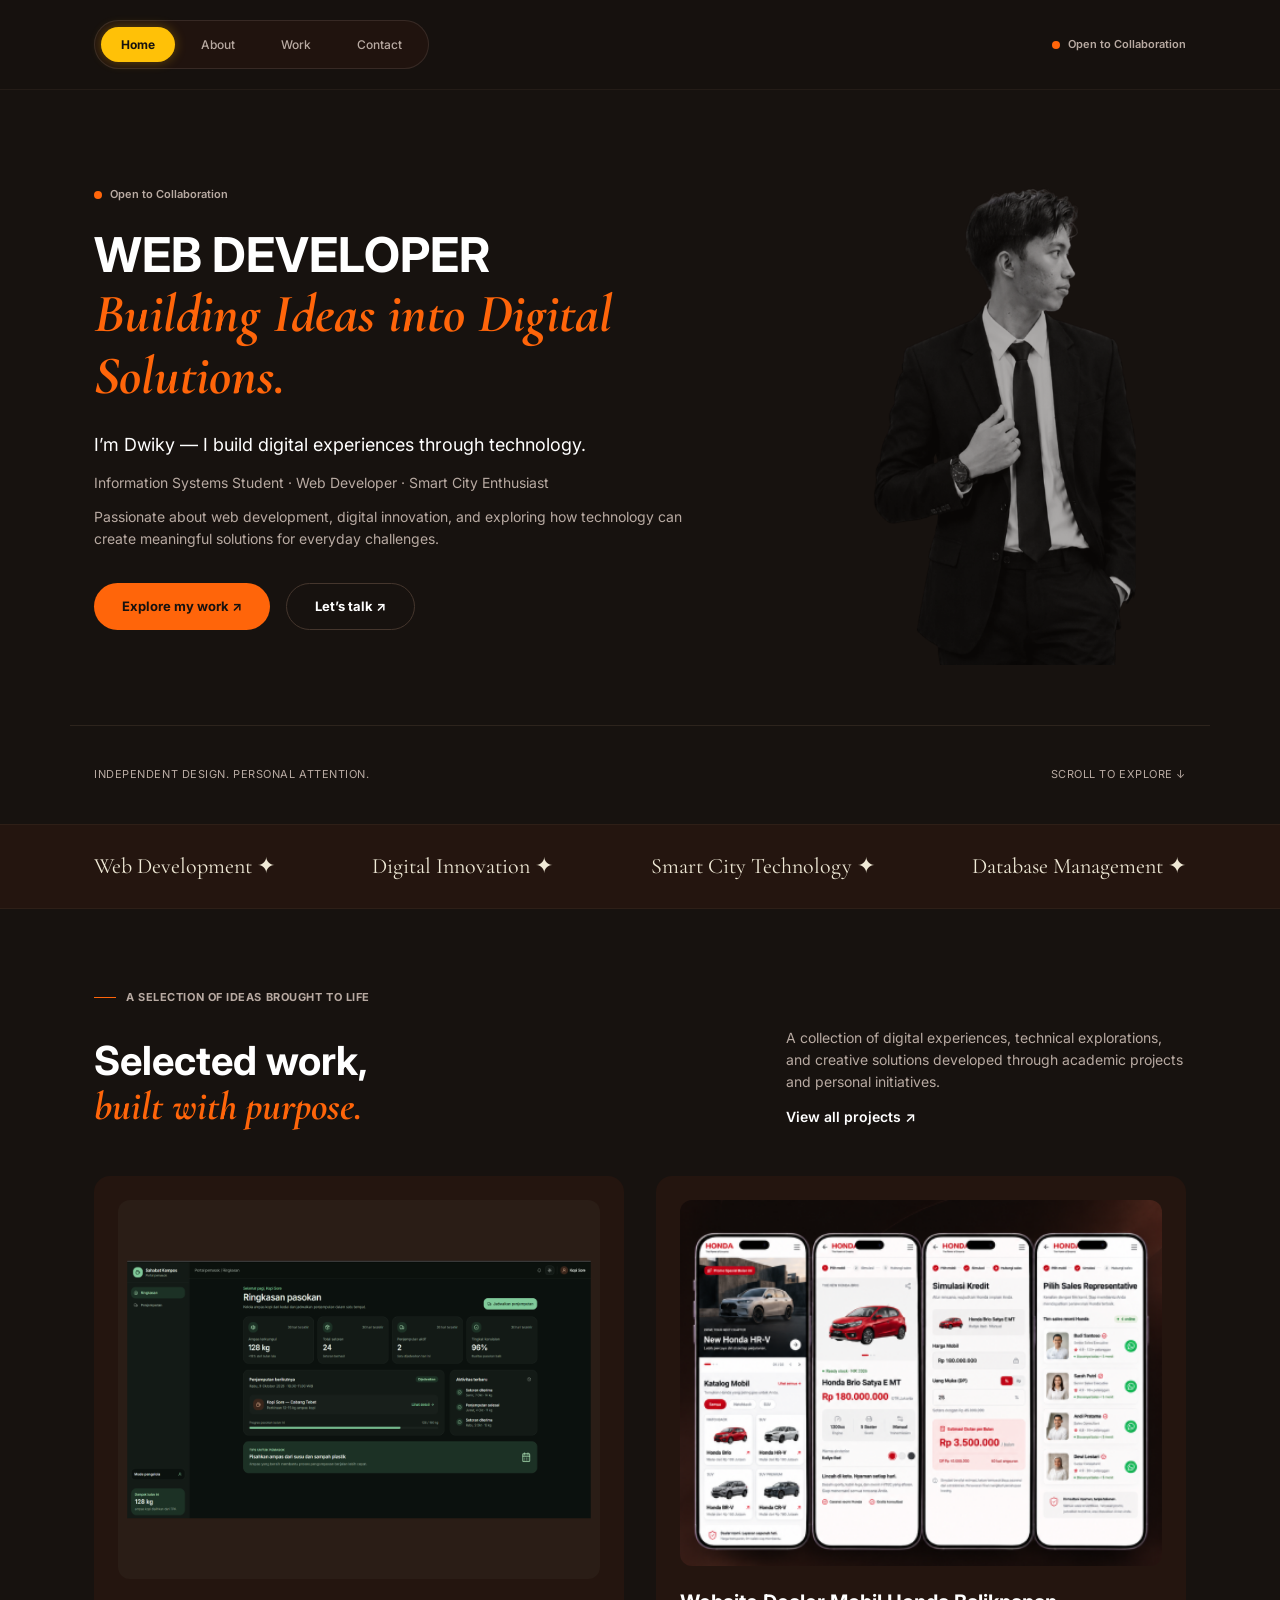
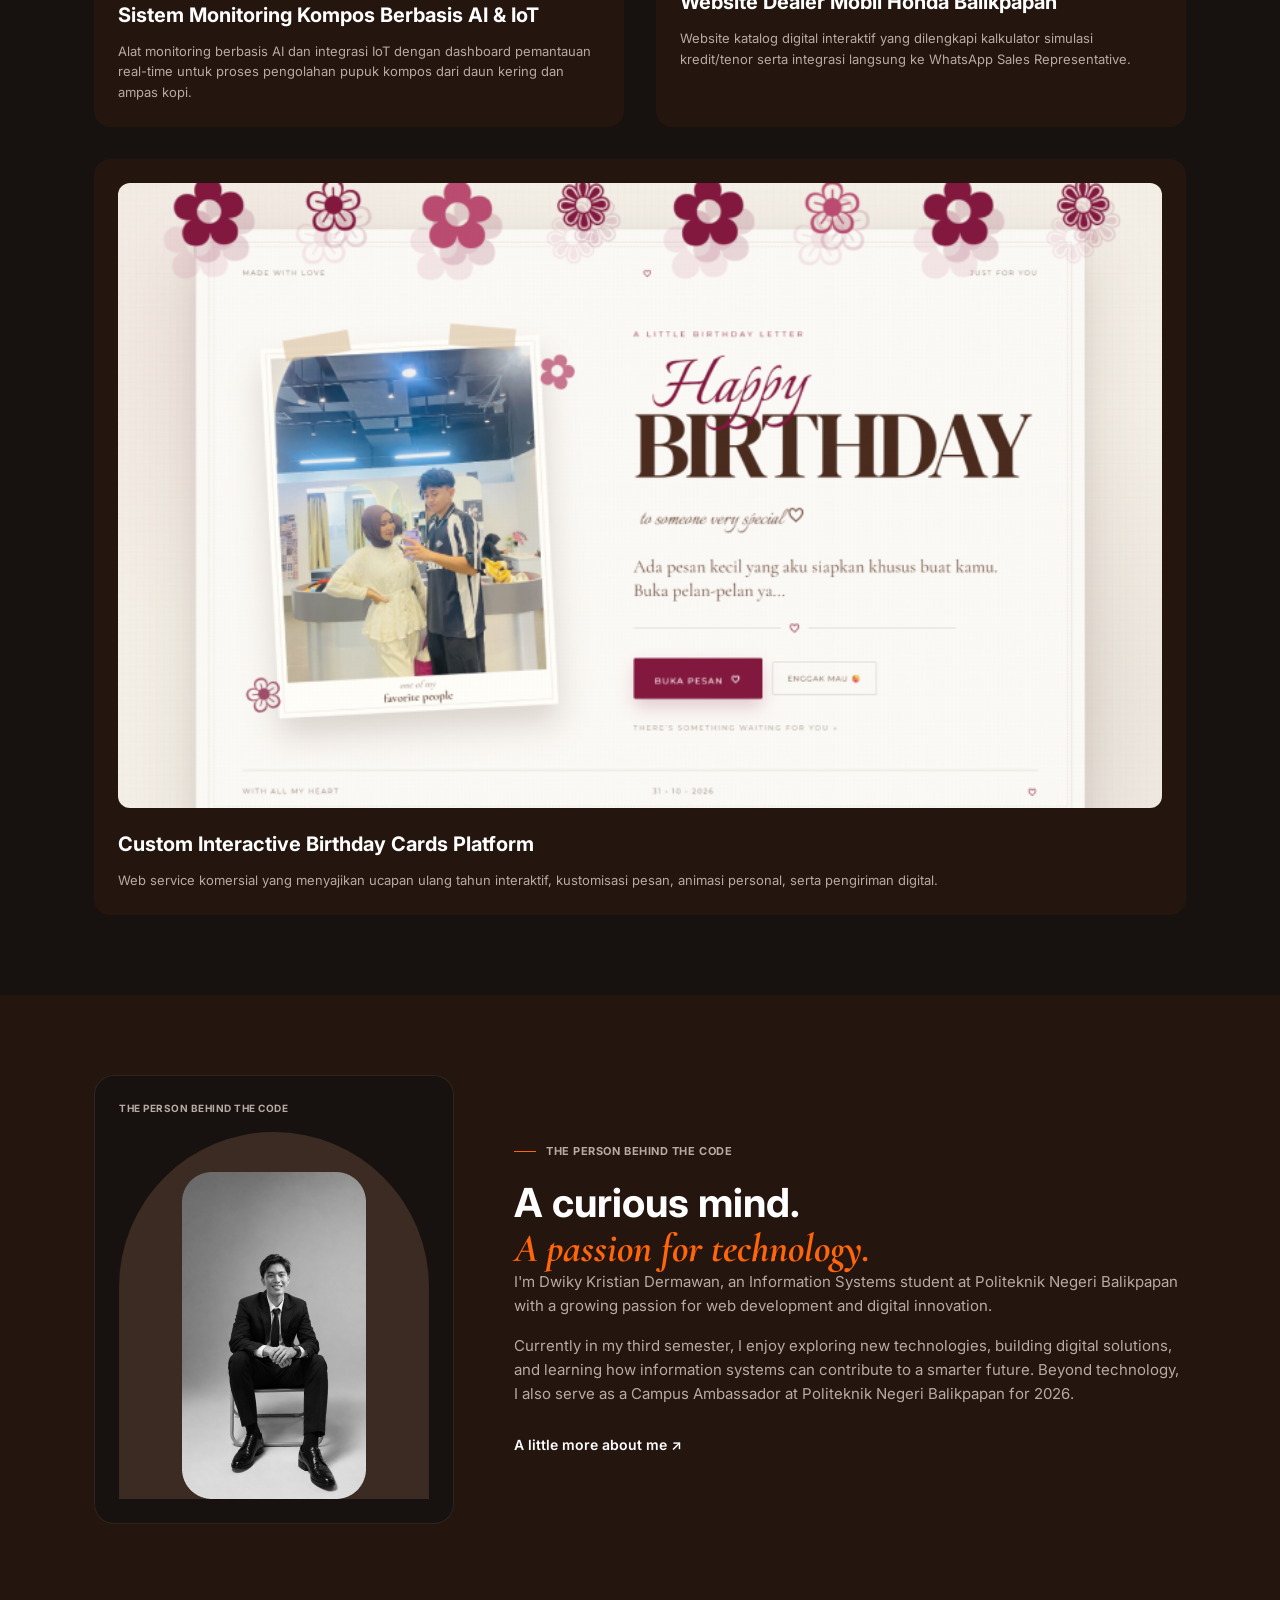
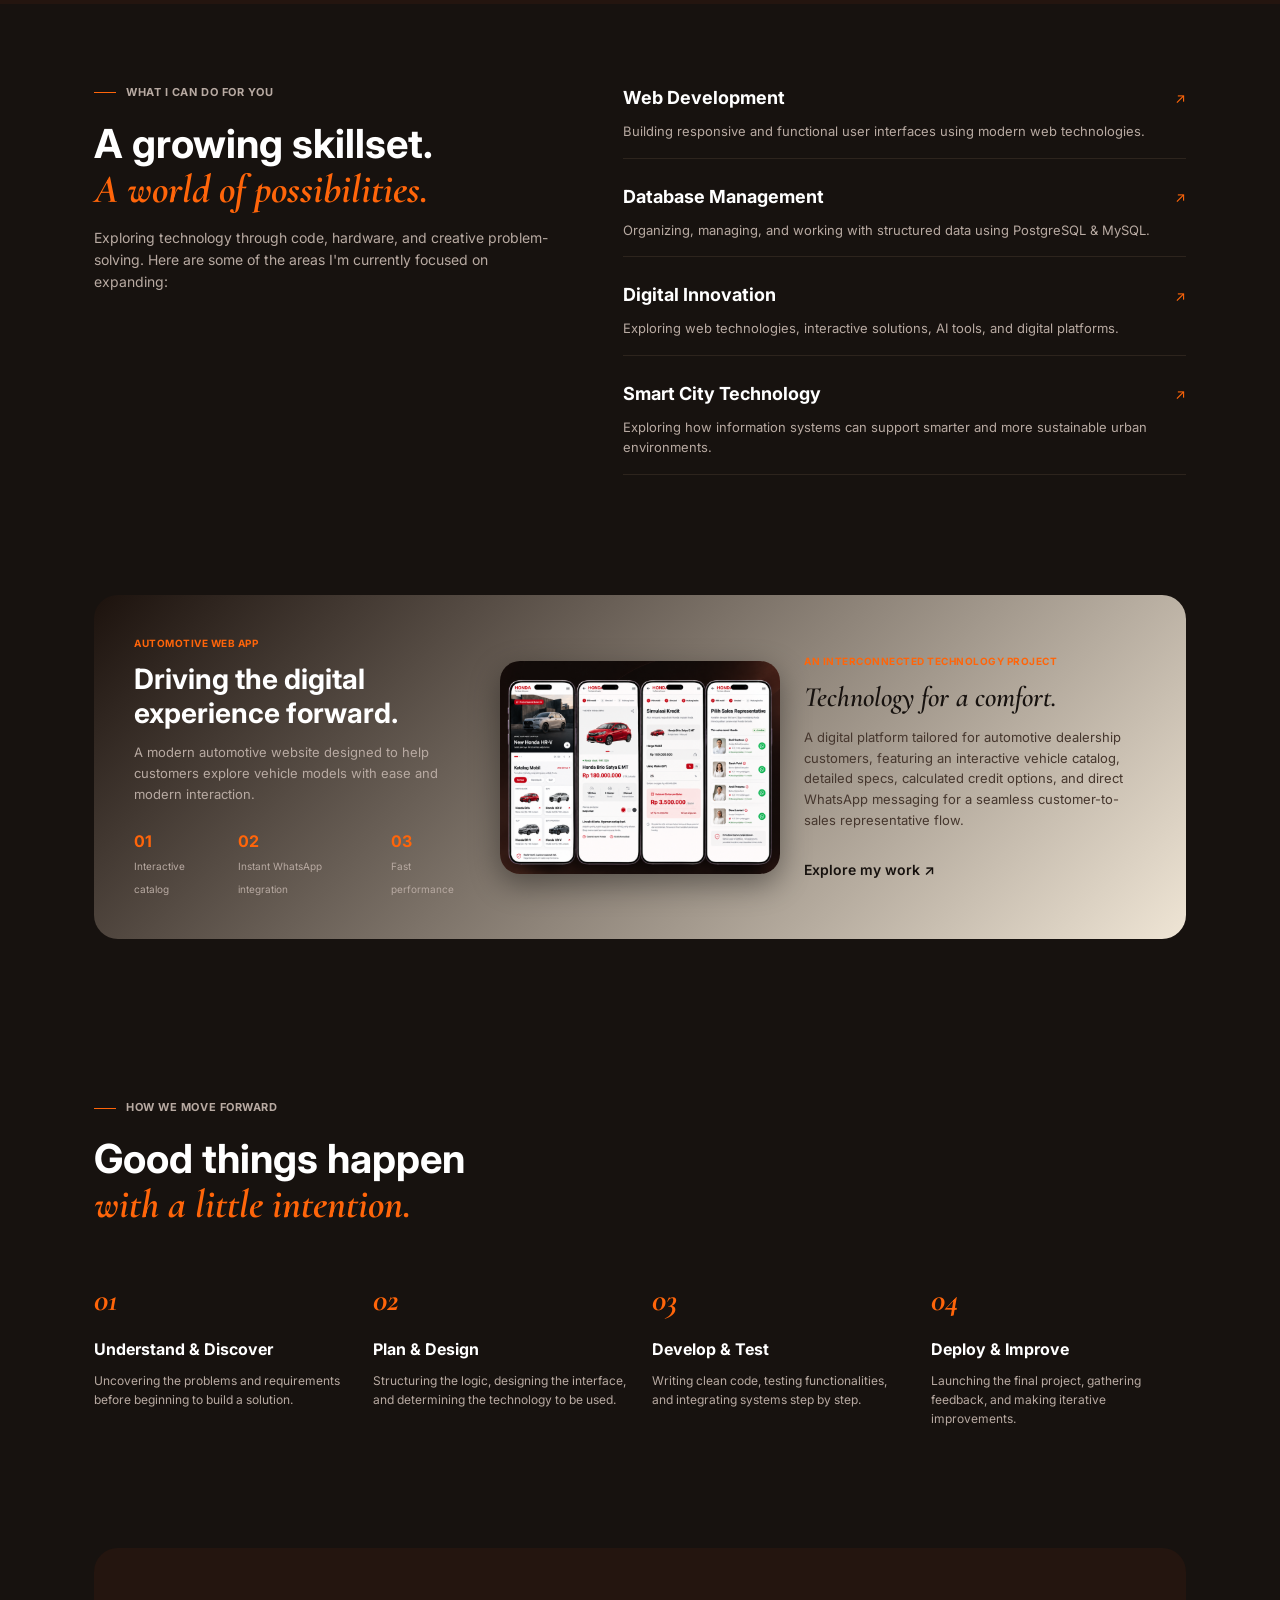
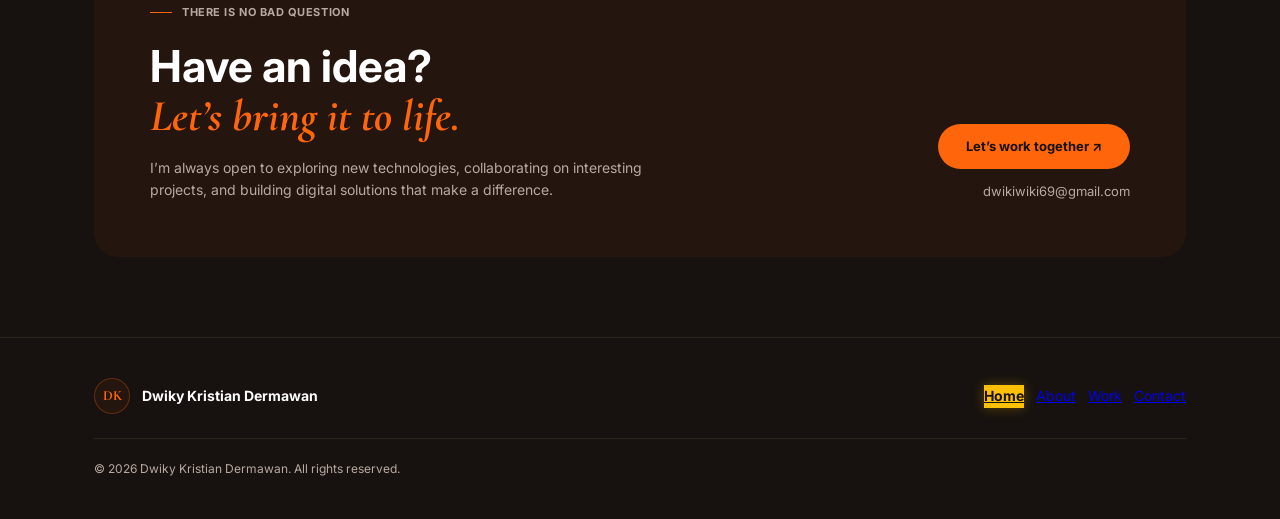
<file: index.html>
<!DOCTYPE html>
<html lang="id">
<head>
  <meta charset="UTF-8">
  <meta name="viewport" content="width=device-width, initial-scale=1.0">
  <title>Home — Dwiky Kristian Dermawan</title>
  
  <!-- Google Fonts -->
  <link rel="preconnect" href="https://fonts.googleapis.com">
  <link rel="preconnect" href="https://fonts.gstatic.com" crossorigin>
  <link href="https://fonts.googleapis.com/css2?family=Cormorant+Garamond:ital,wght@0,600;0,700;1,600;1,700&family=Inter:wght@400;500;600;700&display=swap" rel="stylesheet">
  
  <link rel="stylesheet" href="style.css">
</head>
<body>

  <!-- Header Navigasi -->
  <header class="navbar">
    <div class="container nav-container">
      <nav class="nav-menu page-links">
        <a href="index.html" class="nav-item active-nav">Home</a>
        <a href="about.html" class="nav-item">About</a>
        <a href="work.html" class="nav-item">Work</a>
        <a href="contact.html" class="nav-item">Contact</a>
      </nav>
      
      <div class="status-badge">
        <span class="dot"></span> Open to Collaboration
      </div>
    </div>
  </header>

  <main>
    <!-- 1. Hero Section -->
    <section class="section-hero">
      <div class="container hero-grid">
        <div class="hero-left">
          <div class="status-badge hero-status">
            <span class="dot"></span> Open to Collaboration
          </div>
          <h1 class="main-title">
            WEB DEVELOPER<br>
            <span class="serif-italic">Building Ideas into Digital Solutions.</span>
          </h1>
          <div class="bio-content">
            <p class="bio-lead">I’m Dwiky — I build digital experiences through technology.</p>
            <p class="bio-text">Information Systems Student · Web Developer · Smart City Enthusiast</p>
            <p class="bio-text">Passionate about web development, digital innovation, and exploring how technology can create meaningful solutions for everyday challenges.</p>
          </div>
          <div class="hero-actions">
            <a href="work.html" class="btn-orange">Explore my work ↗</a>
            <a href="contact.html" class="btn-outline">Let’s talk ↗</a>
          </div>
        </div>
        <div class="hero-right">
          <img src="images/sculptural-ribbon-39.png" alt="Dwiky Kristian Dermawan" class="hero-portrait-img clickable-preview" />
        </div>
      </div>
      
      <div class="container hero-footnote">
        <span>INDEPENDENT DESIGN. PERSONAL ATTENTION.</span>
        <span>SCROLL TO EXPLORE ↓</span>
      </div>
    </section>

    <!-- 2. Disciplines Bar -->
    <section class="section-disciplines">
      <div class="container disciplines-wrapper">
        <span>Web Development ✦</span>
        <span>Digital Innovation ✦</span>
        <span>Smart City Technology ✦</span>
        <span>Database Management ✦</span>
      </div>
    </section>

    <!-- 3. Selected Projects Section -->
    <section class="section-projects">
      <div class="container">
        <div class="section-label">
          <span class="orange-line"></span>
          <span>A SELECTION OF IDEAS BROUGHT TO LIFE</span>
        </div>
        
        <div class="section-header-flex">
          <h2 class="section-title">
            Selected work,<br>
            <span class="serif-italic">built with purpose.</span>
          </h2>
          <div class="section-desc">
            <p>A collection of digital experiences, technical explorations, and creative solutions developed through academic projects and personal initiatives.</p>
            <a href="work.html" class="link-more">View all projects ↗</a>
          </div>
        </div>

        <div class="projects-grid">
          <!-- Project 1 -->
          <article class="project-card">
            <div class="project-img-wrapper">
              <img src="images/brand-still-life-86.png" alt="Sistem Monitoring Kompos Berbasis AI & IoT" class="clickable-preview">
            </div>
            <h3>Sistem Monitoring Kompos Berbasis AI & IoT</h3>
            <p>Alat monitoring berbasis AI dan integrasi IoT dengan dashboard pemantauan real-time untuk proses pengolahan pupuk kompos dari daun kering dan ampas kopi.</p>
          </article>

          <!-- Project 2 -->
          <article class="project-card">
            <div class="project-img-wrapper">
              <img src="images/brand-still-life-94.png" alt="Website Dealer Mobil Honda Balikpapan" class="clickable-preview">
            </div>
            <h3>Website Dealer Mobil Honda Balikpapan</h3>
            <p>Website katalog digital interaktif yang dilengkapi kalkulator simulasi kredit/tenor serta integrasi langsung ke WhatsApp Sales Representative.</p>
          </article>

          <!-- Project 3 -->
          <article class="project-card project-card-full">
            <div class="project-img-wrapper">
              <img src="images/brand-still-life-106.png" alt="Custom Interactive Birthday Cards Platform" class="clickable-preview">
            </div>
            <h3>Custom Interactive Birthday Cards Platform</h3>
            <p>Web service komersial yang menyajikan ucapan ulang tahun interaktif, kustomisasi pesan, animasi personal, serta pengiriman digital.</p>
          </article>
        </div>
      </div>
    </section>

    <!-- 4. Meet The Designer -->
    <section class="section-about-preview">
      <div class="container about-preview-grid">
        <div class="portrait-card">
          <span class="card-label">THE PERSON BEHIND THE CODE</span>
          <div class="arch-frame">
            <img src="images/node-120.png" alt="Dwiky Profile" class="portrait-img clickable-preview" />
          </div>
        </div>
        
        <div class="about-preview-text">
          <div class="section-label">
            <span class="orange-line"></span>
            <span>THE PERSON BEHIND THE CODE</span>
          </div>
          <h2 class="section-title">
            A curious mind.<br>
            <span class="serif-italic">A passion for technology.</span>
          </h2>
          <p>I'm Dwiky Kristian Dermawan, an Information Systems student at Politeknik Negeri Balikpapan with a growing passion for web development and digital innovation.</p>
          <p>Currently in my third semester, I enjoy exploring new technologies, building digital solutions, and learning how information systems can contribute to a smarter future. Beyond technology, I also serve as a Campus Ambassador at Politeknik Negeri Balikpapan for 2026.</p>
          <a href="about.html" class="link-more">A little more about me ↗</a>
        </div>
      </div>
    </section>

    <!-- 5. A Growing Skillset / World of Possibilities -->
    <section class="section-skills">
      <div class="container grid-two-col">
        <div class="skills-left">
          <div class="section-label">
            <span class="orange-line"></span>
            <span>WHAT I CAN DO FOR YOU</span>
          </div>
          <h2 class="section-title">
            A growing skillset.<br>
            <span class="serif-italic">A world of possibilities.</span>
          </h2>
          <p class="skills-sub">Exploring technology through code, hardware, and creative problem-solving. Here are some of the areas I'm currently focused on expanding:</p>
        </div>
        
        <div class="skills-list">
          <div class="skill-item">
            <div class="skill-header">
              <h3>Web Development</h3>
              <span class="arrow">↗</span>
            </div>
            <p>Building responsive and functional user interfaces using modern web technologies.</p>
          </div>
          <div class="skill-item">
            <div class="skill-header">
              <h3>Database Management</h3>
              <span class="arrow">↗</span>
            </div>
            <p>Organizing, managing, and working with structured data using PostgreSQL & MySQL.</p>
          </div>
          <div class="skill-item">
            <div class="skill-header">
              <h3>Digital Innovation</h3>
              <span class="arrow">↗</span>
            </div>
            <p>Exploring web technologies, interactive solutions, AI tools, and digital platforms.</p>
          </div>
          <div class="skill-item">
            <div class="skill-header">
              <h3>Smart City Technology</h3>
              <span class="arrow">↗</span>
            </div>
            <p>Exploring how information systems can support smarter and more sustainable urban environments.</p>
          </div>
        </div>
      </div>
    </section>

    <!-- 6. Featured Dual Showcase Card -->
    <section class="section-showcase">
      <div class="container">
        <div class="dual-showcase-card">
          <div class="showcase-left">
            <div class="card-tag">AUTOMOTIVE WEB APP</div>
            <h2>Driving the digital experience forward.</h2>
            <p>A modern automotive website designed to help customers explore vehicle models with ease and modern interaction.</p>
            <div class="showcase-metrics">
              <div><strong>01</strong><span>Interactive catalog</span></div>
              <div><strong>02</strong><span>Instant WhatsApp integration</span></div>
              <div><strong>03</strong><span>Fast performance</span></div>
            </div>
          </div>
          <div class="showcase-center-mockup">
            <img src="images/brand-still-life-94.png" alt="Mobile App Showcase" class="clickable-preview" />
          </div>
          <div class="showcase-right">
            <div class="card-tag">AN INTERCONNECTED TECHNOLOGY PROJECT</div>
            <h2>Technology for a comfort.</h2>
            <p>A digital platform tailored for automotive dealership customers, featuring an interactive vehicle catalog, detailed specs, calculated credit options, and direct WhatsApp messaging for a seamless customer-to-sales representative flow.</p>
            <a href="work.html" class="link-more">Explore my work ↗</a>
          </div>
        </div>
      </div>
    </section>

    <!-- 7. Workflow / Intention Section -->
    <section class="section-workflow">
      <div class="container">
        <div class="section-label">
          <span class="orange-line"></span>
          <span>HOW WE MOVE FORWARD</span>
        </div>
        <h2 class="section-title">
          Good things happen<br>
          <span class="serif-italic">with a little intention.</span>
        </h2>
        
        <div class="workflow-grid">
          <div class="workflow-step">
            <span class="step-num">01</span>
            <h4>Understand & Discover</h4>
            <p>Uncovering the problems and requirements before beginning to build a solution.</p>
          </div>
          <div class="workflow-step">
            <span class="step-num">02</span>
            <h4>Plan & Design</h4>
            <p>Structuring the logic, designing the interface, and determining the technology to be used.</p>
          </div>
          <div class="workflow-step">
            <span class="step-num">03</span>
            <h4>Develop & Test</h4>
            <p>Writing clean code, testing functionalities, and integrating systems step by step.</p>
          </div>
          <div class="workflow-step">
            <span class="step-num">04</span>
            <h4>Deploy & Improve</h4>
            <p>Launching the final project, gathering feedback, and making iterative improvements.</p>
          </div>
        </div>
      </div>
    </section>

    <!-- 8. CTA Section -->
    <section class="section-cta">
      <div class="container">
        <div class="cta-box">
          <div class="cta-content">
            <div class="section-label">
              <span class="orange-line"></span>
              <span>THERE IS NO BAD QUESTION</span>
            </div>
            <h2>
              Have an idea?<br>
              <span class="serif-italic">Let’s bring it to life.</span>
            </h2>
            <p>I’m always open to exploring new technologies, collaborating on interesting projects, and building digital solutions that make a difference.</p>
          </div>
          <div class="cta-action">
            <a href="contact.html" class="btn-orange">Let’s work together ↗</a>
            <a href="mailto:dwikiwiki69@gmail.com" class="cta-email">dwikiwiki69@gmail.com</a>
          </div>
        </div>
      </div>
    </section>
  </main>

  <!-- Footer -->
  <footer class="footer">
    <div class="container">
      <div class="footer-top">
        <div class="brand-left">
          <div class="logo-circle">DK</div>
          <span class="brand-name">Dwiky Kristian Dermawan</span>
        </div>
        <nav class="footer-nav page-links">
          <a href="index.html" class="active-nav">Home</a>
          <a href="about.html">About</a>
          <a href="work.html">Work</a>
          <a href="contact.html">Contact</a>
        </nav>
      </div>
      <div class="footer-divider"></div>
      <div class="footer-bottom">
        <p>© 2026 Dwiky Kristian Dermawan. All rights reserved.</p>
      </div>
    </div>
  </footer>

  <script src="script.js"></script>
</body>
</html>
</file>
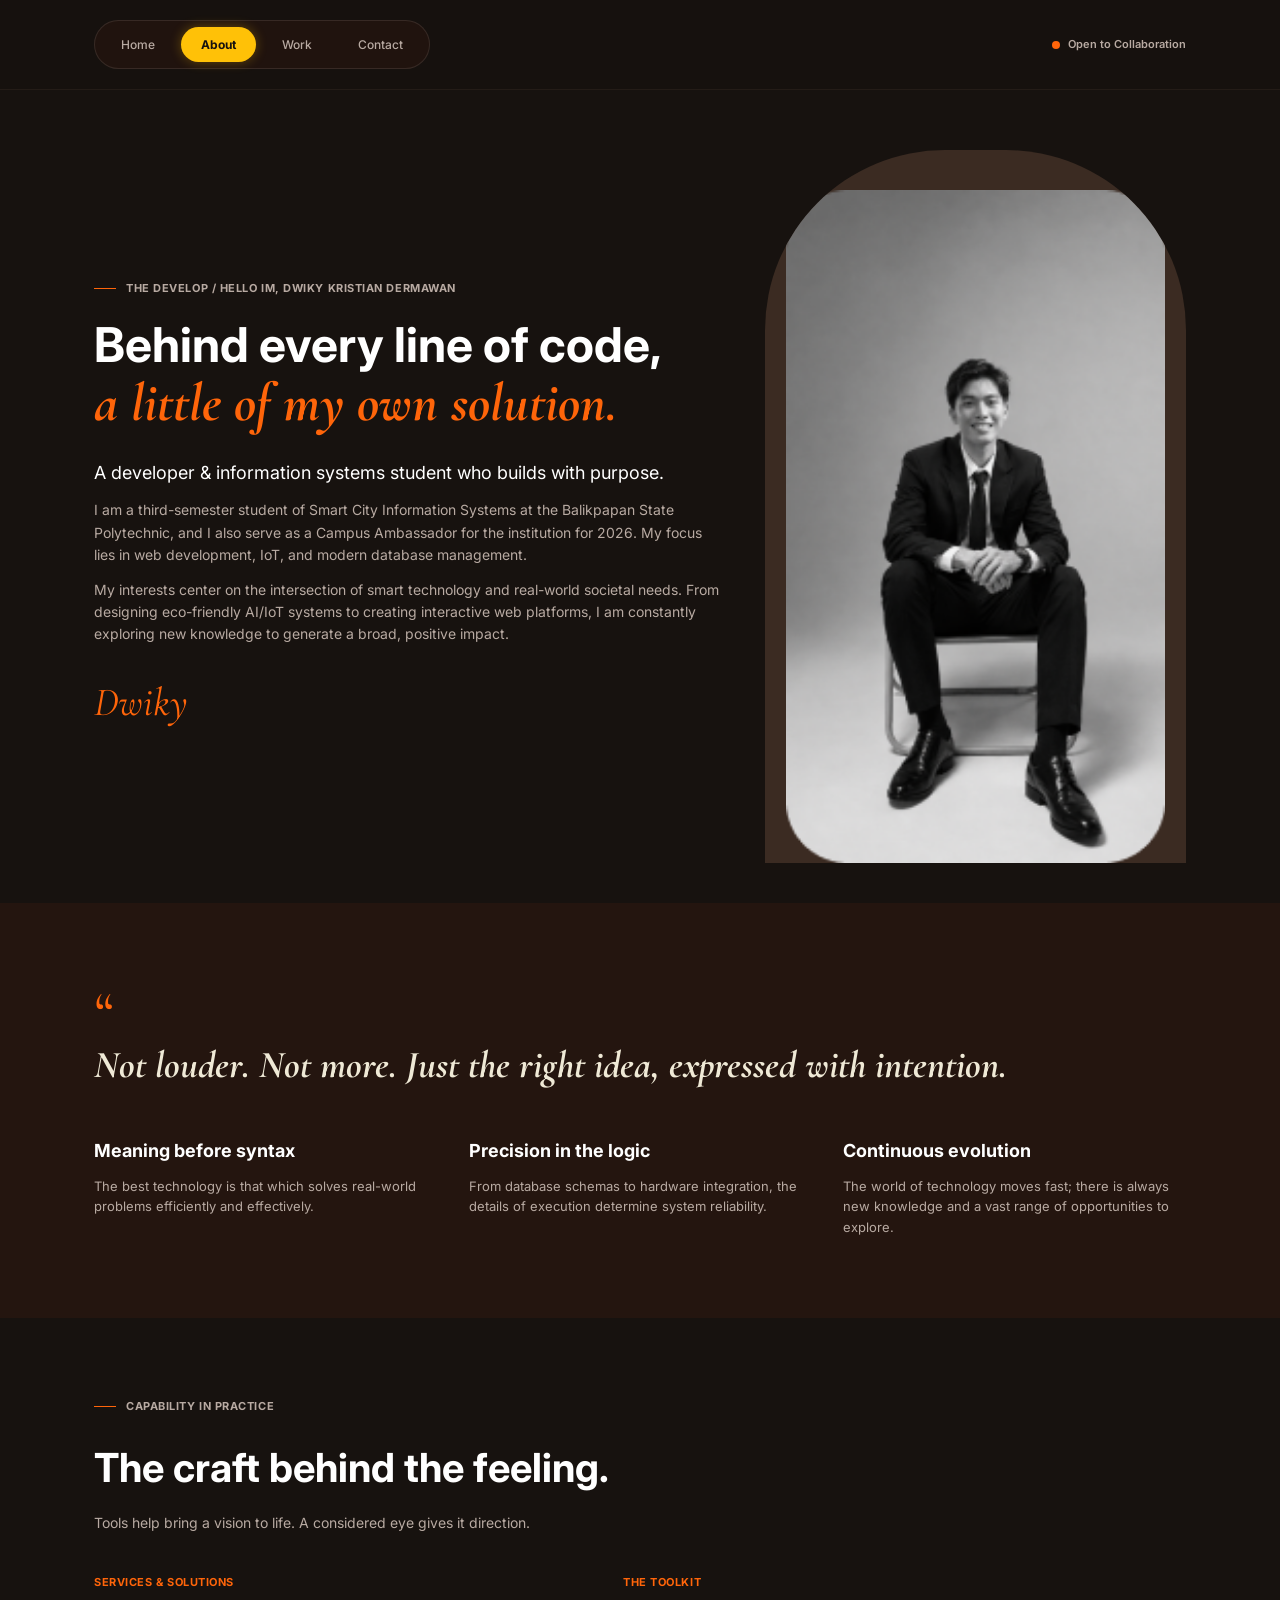
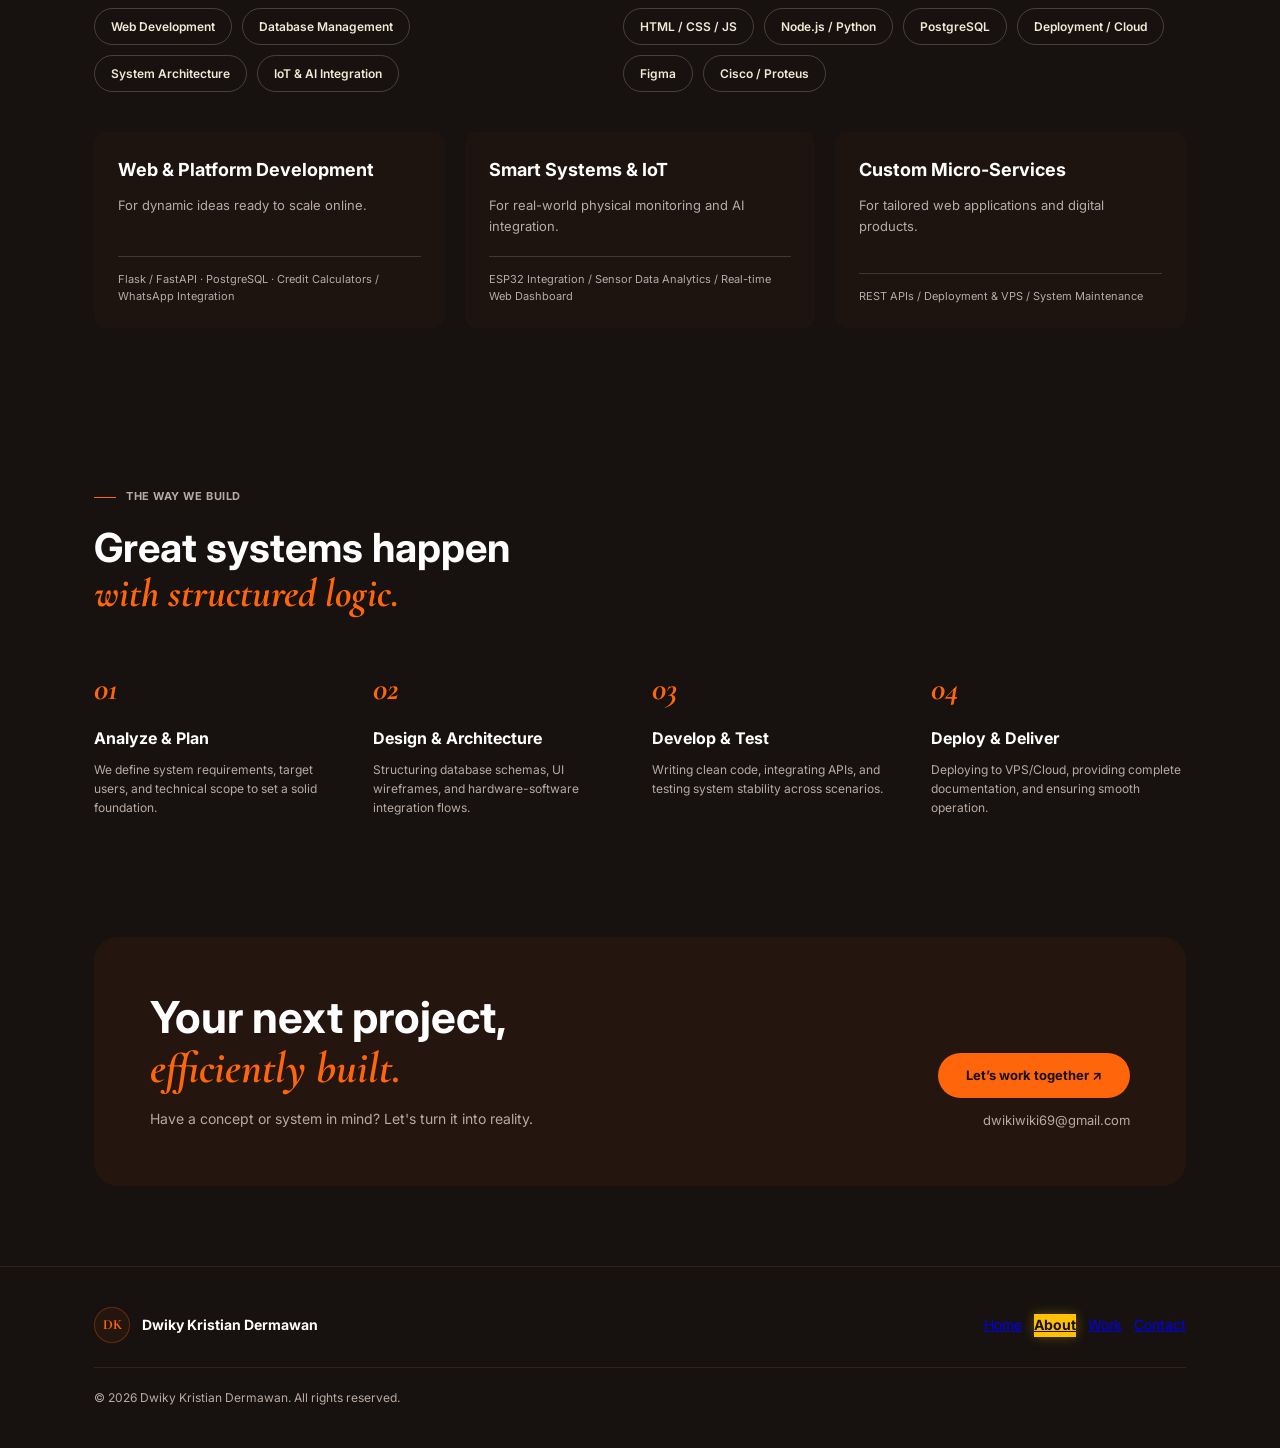
<file: about.html>
<!DOCTYPE html>
<html lang="id">
<head>
  <meta charset="UTF-8">
  <meta name="viewport" content="width=device-width, initial-scale=1.0">
  <title>About — Dwiky Kristian Dermawan</title>
  
  <link rel="preconnect" href="https://fonts.googleapis.com">
  <link rel="preconnect" href="https://fonts.gstatic.com" crossorigin>
  <link href="https://fonts.googleapis.com/css2?family=Cormorant+Garamond:ital,wght@0,600;0,700;1,600;1,700&family=Inter:wght@400;500;600;700&display=swap" rel="stylesheet">
  
  <link rel="stylesheet" href="style.css">
</head>
<body>

  <!-- Navbar -->
  <header class="navbar">
    <div class="container nav-container">
      <nav class="nav-menu page-links">
        <a href="index.html" class="nav-item">Home</a>
        <a href="about.html" class="nav-item">About</a>
        <a href="work.html" class="nav-item">Work</a>
        <a href="contact.html" class="nav-item">Contact</a>
      </nav>
      
      <div class="status-badge">
        <span class="dot"></span> Open to Collaboration
      </div>
    </div>
  </header>

  <main>
    <!-- Hero About -->
    <section class="section-hero">
      <div class="container hero-grid">
        <div class="hero-left">
          <div class="section-label">
            <span class="orange-line"></span>
            <span>THE DEVELOP / HELLO IM, DWIKY KRISTIAN DERMAWAN</span>
          </div>
          <h1 class="main-title">
            Behind every line of code,<br>
            <span class="serif-italic">a little of my own solution.</span>
          </h1>
          <p class="bio-lead">A developer & information systems student who builds with purpose.</p>
          <p class="bio-text">I am a third-semester student of Smart City Information Systems at the Balikpapan State Polytechnic, and I also serve as a Campus Ambassador for the institution for 2026. My focus lies in web development, IoT, and modern database management.</p>
          <p class="bio-text">My interests center on the intersection of smart technology and real-world societal needs. From designing eco-friendly AI/IoT systems to creating interactive web platforms, I am constantly exploring new knowledge to generate a broad, positive impact.</p>
          
          <div class="signature-wrapper">
            <span class="signature">Dwiky</span>
          </div>
        </div>
        
        <div class="hero-right">
          <div class="arch-frame">
            <img src="images/node-120.png" alt="Dwiky Kristian Dermawan" class="hero-portrait-img clickable-preview" />
          </div>
        </div>
      </div>
    </section>

    <!-- Quote & Principles -->
    <section class="section-guides">
      <div class="container">
        <div class="quote-block">
          <span class="quote-mark">“</span>
          <p class="quote-text">Not louder. Not more. Just the right idea, expressed with intention.</p>
        </div>
        
        <div class="principles-grid">
          <div class="principle-card">
            <h3>Meaning before syntax</h3>
            <p>The best technology is that which solves real-world problems efficiently and effectively.</p>
          </div>
          <div class="principle-card">
            <h3>Precision in the logic</h3>
            <p>From database schemas to hardware integration, the details of execution determine system reliability.</p>
          </div>
          <div class="principle-card">
            <h3>Continuous evolution</h3>
            <p>The world of technology moves fast; there is always new knowledge and a vast range of opportunities to explore.</p>
          </div>
        </div>
      </div>
    </section>

    <!-- Skills & Services -->
    <section class="section-services">
      <div class="container">
        <div class="section-label">
          <span class="orange-line"></span>
          <span>CAPABILITY IN PRACTICE</span>
        </div>
        <h2 class="section-headline">The craft behind the feeling.</h2>
        <p class="services-note mb-40">Tools help bring a vision to life. A considered eye gives it direction.</p>

        <div class="grid-two-col mb-40">
          <div>
            <span class="group-title">SERVICES & SOLUTIONS</span>
            <div class="pills-wrapper">
              <span class="pill">Web Development</span>
              <span class="pill">Database Management</span>
              <span class="pill">System Architecture</span>
              <span class="pill">IoT & AI Integration</span>
            </div>
          </div>
          <div>
            <span class="group-title">THE TOOLKIT</span>
            <div class="pills-wrapper">
              <span class="pill">HTML / CSS / JS</span>
              <span class="pill">Node.js / Python</span>
              <span class="pill">PostgreSQL</span>
              <span class="pill">Deployment / Cloud</span>
              <span class="pill">Figma</span>
              <span class="pill">Cisco / Proteus</span>
            </div>
          </div>
        </div>

        <!-- 3 Service Cards Grid -->
        <div class="services-grid">
          <div class="service-card">
            <h3>Web & Platform Development</h3>
            <p class="service-desc">For dynamic ideas ready to scale online.</p>
            <div class="card-divider"></div>
            <p class="service-tags">Flask / FastAPI · PostgreSQL · Credit Calculators / WhatsApp Integration</p>
          </div>
          <div class="service-card">
            <h3>Smart Systems & IoT</h3>
            <p class="service-desc">For real-world physical monitoring and AI integration.</p>
            <div class="card-divider"></div>
            <p class="service-tags">ESP32 Integration / Sensor Data Analytics / Real-time Web Dashboard</p>
          </div>
          <div class="service-card">
            <h3>Custom Micro-Services</h3>
            <p class="service-desc">For tailored web applications and digital products.</p>
            <div class="card-divider"></div>
            <p class="service-tags">REST APIs / Deployment & VPS / System Maintenance</p>
          </div>
        </div>
      </div>
    </section>

    <!-- Workflow Section -->
    <section class="section-workflow">
      <div class="container">
        <div class="section-label">
          <span class="orange-line"></span>
          <span>THE WAY WE BUILD</span>
        </div>
        <h2 class="section-title">
          Great systems happen<br>
          <span class="serif-italic">with structured logic.</span>
        </h2>
        
        <div class="workflow-grid">
          <div class="workflow-step">
            <span class="step-num">01</span>
            <h4>Analyze & Plan</h4>
            <p>We define system requirements, target users, and technical scope to set a solid foundation.</p>
          </div>
          <div class="workflow-step">
            <span class="step-num">02</span>
            <h4>Design & Architecture</h4>
            <p>Structuring database schemas, UI wireframes, and hardware-software integration flows.</p>
          </div>
          <div class="workflow-step">
            <span class="step-num">03</span>
            <h4>Develop & Test</h4>
            <p>Writing clean code, integrating APIs, and testing system stability across scenarios.</p>
          </div>
          <div class="workflow-step">
            <span class="step-num">04</span>
            <h4>Deploy & Deliver</h4>
            <p>Deploying to VPS/Cloud, providing complete documentation, and ensuring smooth operation.</p>
          </div>
        </div>
      </div>
    </section>

    <!-- CTA Section -->
    <section class="section-cta">
      <div class="container">
        <div class="cta-box">
          <div class="cta-content">
            <h2>
              Your next project,<br>
              <span class="serif-italic">efficiently built.</span>
            </h2>
            <p>Have a concept or system in mind? Let's turn it into reality.</p>
          </div>
          <div class="cta-action">
            <a href="contact.html" class="btn-orange">Let’s work together ↗</a>
            <a href="mailto:dwikiwiki69@gmail.com" class="cta-email">dwikiwiki69@gmail.com</a>
          </div>
        </div>
      </div>
    </section>
  </main>

  <!-- Footer -->
  <footer class="footer">
    <div class="container">
      <div class="footer-top">
        <div class="brand-left">
          <div class="logo-circle">DK</div>
          <span class="brand-name">Dwiky Kristian Dermawan</span>
        </div>
        <nav class="footer-nav page-links">
          <a href="index.html">Home</a>
          <a href="about.html">About</a>
          <a href="work.html">Work</a>
          <a href="contact.html">Contact</a>
        </nav>
      </div>
      <div class="footer-divider"></div>
      <div class="footer-bottom">
        <p>© 2026 Dwiky Kristian Dermawan. All rights reserved.</p>
      </div>
    </div>
  </footer>

  <script src="script.js"></script>
</body>
</html>
</file>
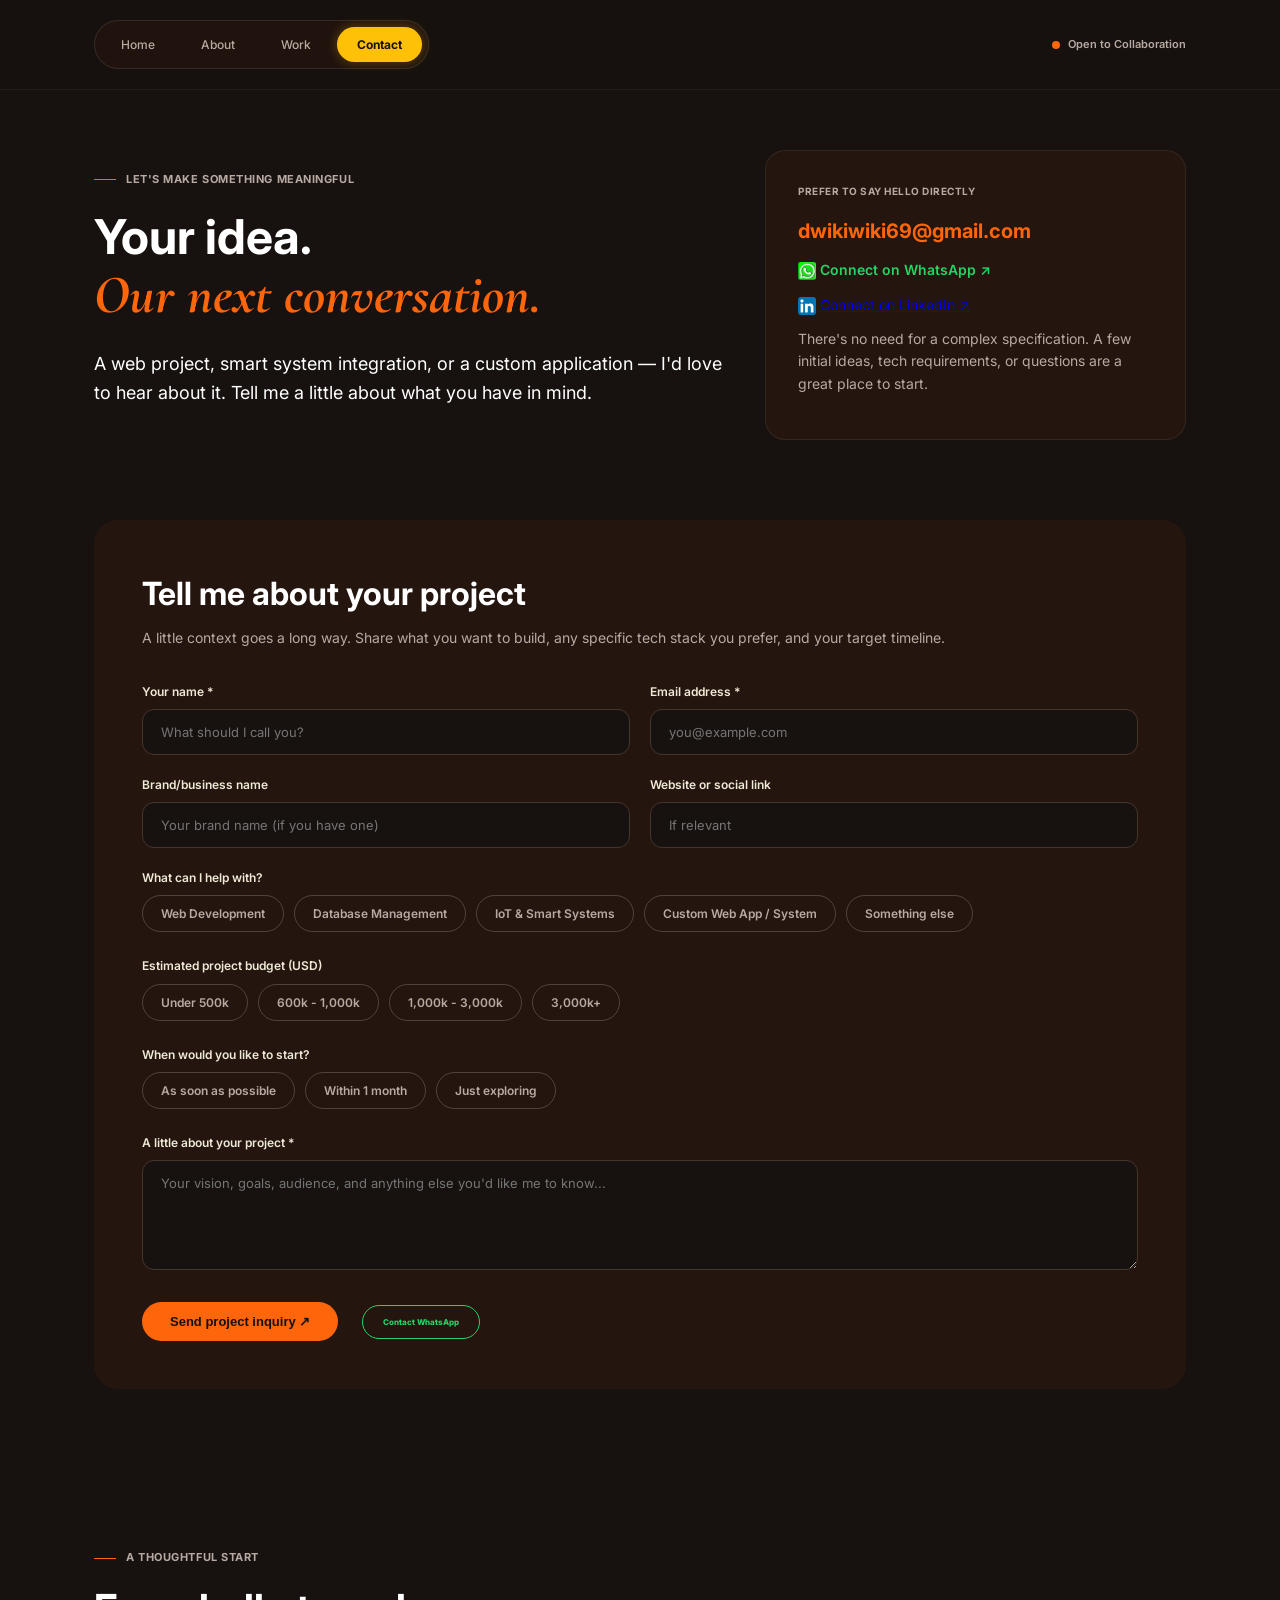
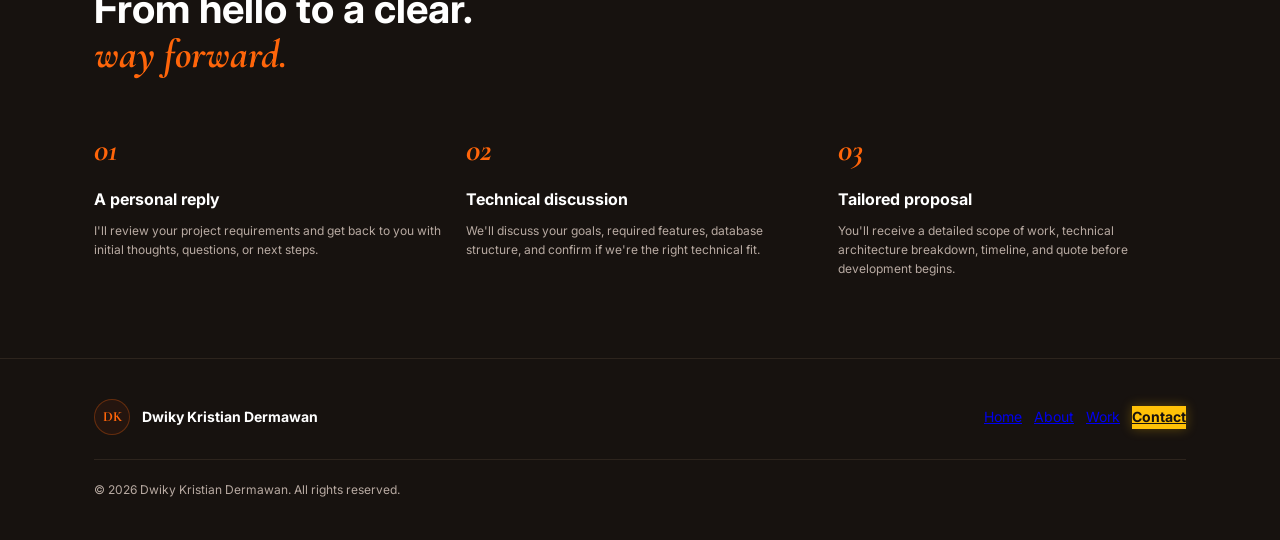
<file: contact.html>
<!DOCTYPE html>
<html lang="id">
<head>
  <meta charset="UTF-8">
  <meta name="viewport" content="width=device-width, initial-scale=1.0">
  <title>Contact — Dwiky Kristian Dermawan</title>
  
  <link rel="preconnect" href="https://fonts.googleapis.com">
  <link rel="preconnect" href="https://fonts.gstatic.com" crossorigin>
  <link href="https://fonts.googleapis.com/css2?family=Cormorant+Garamond:ital,wght@0,600;0,700;1,600;1,700&family=Inter:wght@400;500;600;700&display=swap" rel="stylesheet">
  
  <link rel="stylesheet" href="style.css">
</head>
<body>

  <!-- Navbar -->
  <header class="navbar">
    <div class="container nav-container">
      <nav class="nav-menu page-links">
        <a href="index.html" class="nav-item">Home</a>
        <a href="about.html" class="nav-item">About</a>
        <a href="work.html" class="nav-item">Work</a>
        <a href="contact.html" class="nav-item">Contact</a>
      </nav>
      
      <div class="status-badge">
        <span class="dot"></span> Open to Collaboration
      </div>
    </div>
  </header>

  <main>
    <!-- Contact Hero -->
    <section class="section-hero">
      <div class="container hero-grid">
        <div class="hero-left">
          <div class="section-label">
            <span class="orange-line"></span>
            <span>LET'S MAKE SOMETHING MEANINGFUL</span>
          </div>
          <h1 class="main-title">
            Your idea.<br>
            <span class="serif-italic">Our next conversation.</span>
          </h1>
          <p class="bio-lead">A web project, smart system integration, or a custom application — I'd love to hear about it. Tell me a little about what you have in mind.</p>
        </div>
        
<div class="hero-right">
  <div class="direct-contact-card">
    <span class="card-label">PREFER TO SAY HELLO DIRECTLY</span>
    
    <div class="direct-links-wrapper">
      <a href="mailto:dwikiwiki69@gmail.com" class="direct-email-link">dwikiwiki69@gmail.com</a>

      <a href="https://wa.me/6285183342180?text=Halo%20Dwiky,%20saya%20tertarik%20untuk%20berdiskusi%20mengenai%20proyek%20web/sistem." target="_blank" rel="noopener noreferrer" class="btn-whatsapp-direct">
        <img src="images/images (2).jpg" alt="Logo WhatsApp" class="whatsapp-inline-icon" /> Connect on WhatsApp ↗
      </a>

      <a href="https://www.linkedin.com/in/dwiky-dermawan-98b4a43b6" target="_blank" rel="noopener noreferrer" class="btn-linkedin-direct">
        <img src="images/images (1).png" alt="LinkedIn Logo" class="linkedin-inline-icon" /> Connect on LinkedIn ↗
      </a>
    </div>

    <p class="bio-text mt-12">There's no need for a complex specification. A few initial ideas, tech requirements, or questions are a great place to start.</p>
  </div>
</div>
      </div>
    </section>

    <!-- Inquiry Form Target FormSubmit -->
    <section class="section-inquiry">
      <div class="container">
        <form class="inquiry-form-card" id="contact-form" action="https://formsubmit.co/dwikiwiki69@gmail.com" method="POST">
          
          <!-- Konfigurasi Tambahan FormSubmit -->
          <input type="hidden" name="_subject" value="Pesan Baru dari Portofolio Web (Dwiky)">
          <input type="hidden" name="_template" value="table">
          <input type="hidden" name="_captcha" value="false">

          <h2 class="form-title">Tell me about your project</h2>
          <p class="form-subtitle">A little context goes a long way. Share what you want to build, any specific tech stack you prefer, and your target timeline.</p>
          
          <div class="form-row">
            <div class="form-group">
              <label>Your name *</label>
              <input type="text" name="name" placeholder="What should I call you?" required />
            </div>
            <div class="form-group">
              <label>Email address *</label>
              <input type="email" name="email" placeholder="you@example.com" required />
            </div>
          </div>

          <div class="form-row">
            <div class="form-group">
              <label>Brand/business name</label>
              <input type="text" name="brand" placeholder="Your brand name (if you have one)" />
            </div>
            <div class="form-group">
              <label>Website or social link</label>
              <input type="url" name="website" placeholder="If relevant" />
            </div>
          </div>

          <!-- Services Selection -->
          <div class="form-group mb-24">
            <label>What can I help with?</label>
            <div class="checkbox-pills">
              <label class="pill-checkbox"><input type="checkbox" name="services[]" value="Web Development"> <span>Web Development</span></label>
              <label class="pill-checkbox"><input type="checkbox" name="services[]" value="Database Management"> <span>Database Management</span></label>
              <label class="pill-checkbox"><input type="checkbox" name="services[]" value="IoT & Smart Systems"> <span>IoT & Smart Systems</span></label>
              <label class="pill-checkbox"><input type="checkbox" name="services[]" value="Custom Web App / System"> <span>Custom Web App / System</span></label>
              <label class="pill-checkbox"><input type="checkbox" name="services[]" value="Something else"> <span>Something else</span></label>
            </div>
          </div>

          <!-- Budget Selection -->
          <div class="form-group mb-24">
            <label>Estimated project budget (USD)</label>
            <div class="radio-pills">
              <label class="pill-radio"><input type="radio" name="budget" value="Under 500"> <span>Under 500k</span></label>
              <label class="pill-radio"><input type="radio" name="budget" value="600 - 1,000"> <span>600k - 1,000k</span></label>
              <label class="pill-radio"><input type="radio" name="budget" value="1,000 - 3,000"> <span>1,000k - 3,000k</span></label>
              <label class="pill-radio"><input type="radio" name="budget" value="3,000+"> <span>3,000k+</span></label>
            </div>
          </div>

          <!-- Timeline Selection -->
          <div class="form-group mb-24">
            <label>When would you like to start?</label>
            <div class="radio-pills">
              <label class="pill-radio"><input type="radio" name="timeline" value="As soon as possible"> <span>As soon as possible</span></label>
              <label class="pill-radio"><input type="radio" name="timeline" value="Within 1 month"> <span>Within 1 month</span></label>
              <label class="pill-radio"><input type="radio" name="timeline" value="Just exploring"> <span>Just exploring</span></label>
            </div>
          </div>

          <!-- Project Details -->
          <div class="form-group mb-32">
            <label>A little about your project *</label>
            <textarea name="message" rows="5" placeholder="Your vision, goals, audience, and anything else you'd like me to know..." required></textarea>
          </div>

          <div class="form-actions">
            <button type="submit" class="btn-orange">Send project inquiry ↗</button>
            <a href="https://wa.me/6285183342180?text=Halo%20Dwiky,%20saya%20bermaksud%20untuk%20konsultasi%20dan%20membangun%20proyek%20web%2Fsistem%20aplikasi.%20Apakah%20Anda%20sedang%20open%20for%20collaboration%3F" target="_blank" rel="noopener noreferrer" class="btn-whatsapp-outline">
              Contact WhatsApp 
            </a>
          </div>
        </form>
      </div>
    </section>

    <!-- Workflow Steps -->
    <section class="section-workflow">
      <div class="container">
        <div class="section-label">
          <span class="orange-line"></span>
          <span>A THOUGHTFUL START</span>
        </div>
        <h2 class="section-title">
          From hello to a clear.<br>
          <span class="serif-italic">way forward.</span>
        </h2>
        
        <div class="workflow-grid col-3">
          <div class="workflow-step">
            <span class="step-num">01</span>
            <h4>A personal reply</h4>
            <p>I'll review your project requirements and get back to you with initial thoughts, questions, or next steps.</p>
          </div>
          <div class="workflow-step">
            <span class="step-num">02</span>
            <h4>Technical discussion</h4>
            <p>We'll discuss your goals, required features, database structure, and confirm if we're the right technical fit.</p>
          </div>
          <div class="workflow-step">
            <span class="step-num">03</span>
            <h4>Tailored proposal</h4>
            <p>You'll receive a detailed scope of work, technical architecture breakdown, timeline, and quote before development begins.</p>
          </div>
        </div>
      </div>
    </section>
  </main>

  <!-- Footer -->
  <footer class="footer">
    <div class="container">
      <div class="footer-top">
        <div class="brand-left">
          <div class="logo-circle">DK</div>
          <span class="brand-name">Dwiky Kristian Dermawan</span>
        </div>
        <nav class="footer-nav page-links">
          <a href="index.html">Home</a>
          <a href="about.html">About</a>
          <a href="work.html">Work</a>
          <a href="contact.html">Contact</a>
        </nav>
      </div>
      <div class="footer-divider"></div>
      <div class="footer-bottom">
        <p>© 2026 Dwiky Kristian Dermawan. All rights reserved.</p>
      </div>
    </div>
  </footer>

  <script src="script.js"></script>
</body>
</html>
</file>
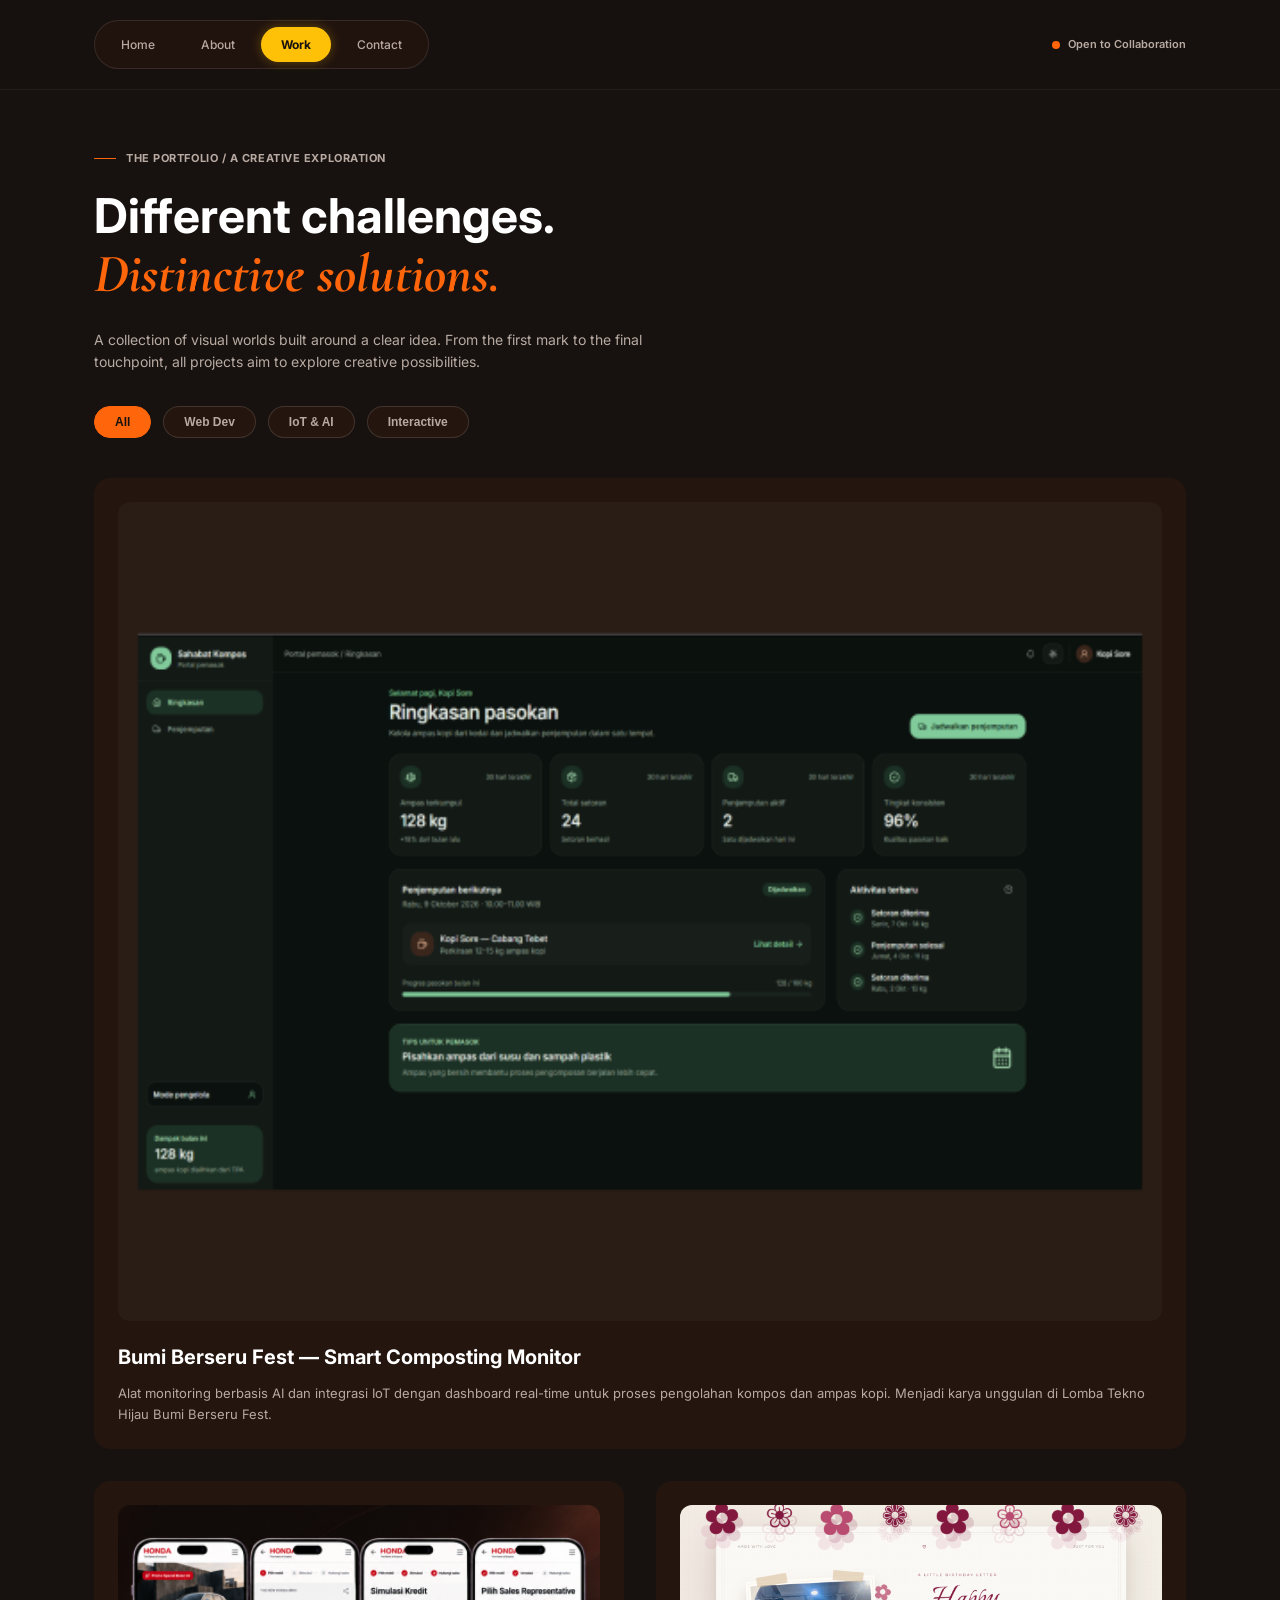
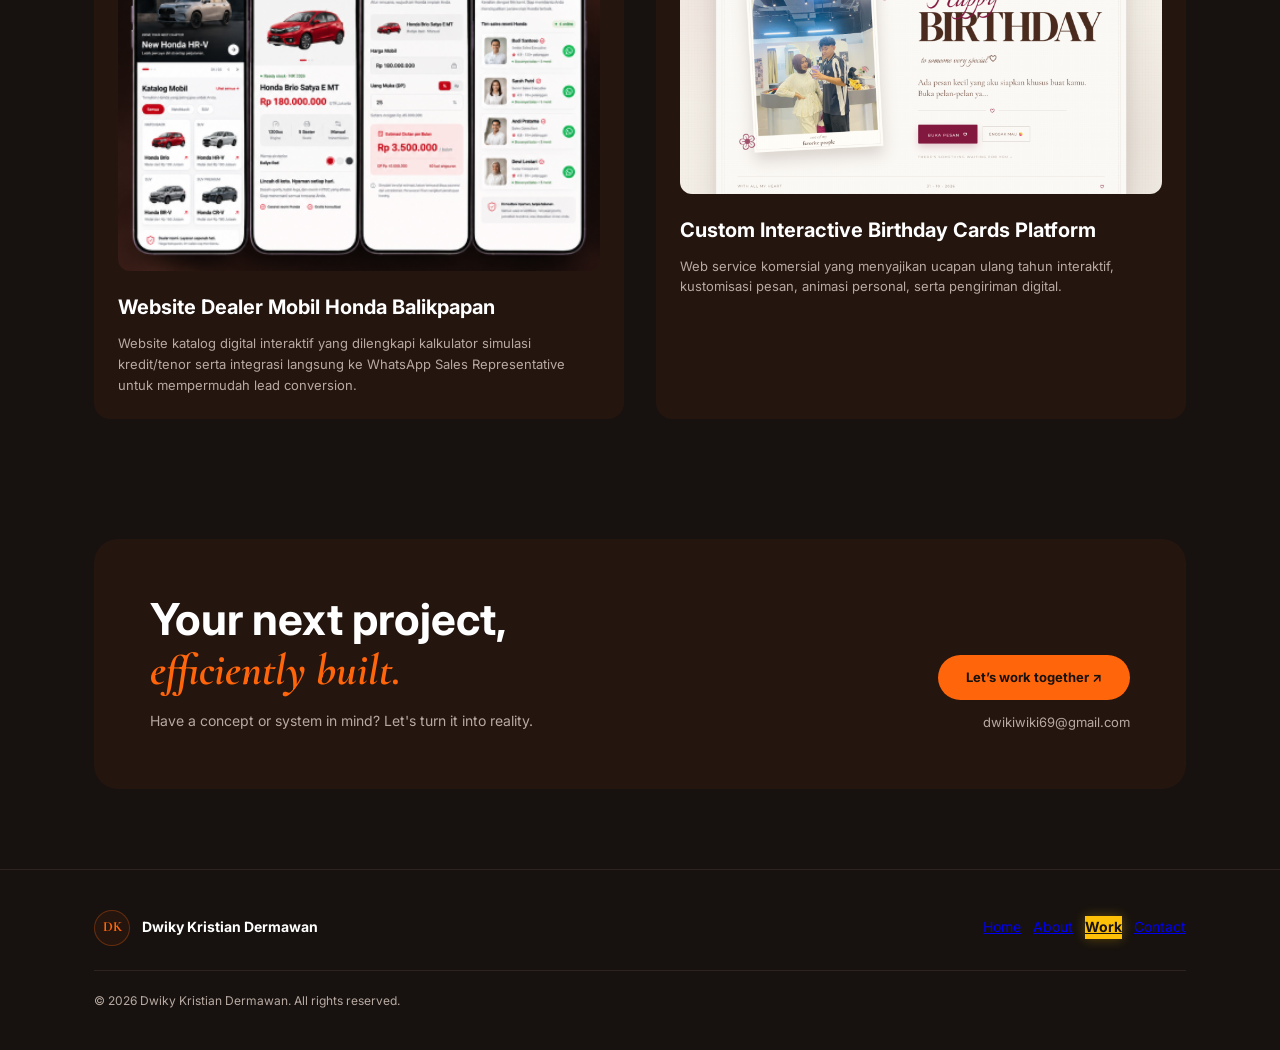
<file: work.html>
<!DOCTYPE html>
<html lang="id">
<head>
  <meta charset="UTF-8">
  <meta name="viewport" content="width=device-width, initial-scale=1.0">
  <title>Work — Dwiky Kristian Dermawan</title>
  
  <link rel="preconnect" href="https://fonts.googleapis.com">
  <link rel="preconnect" href="https://fonts.gstatic.com" crossorigin>
  <link href="https://fonts.googleapis.com/css2?family=Cormorant+Garamond:ital,wght@0,600;0,700;1,600;1,700&family=Inter:wght@400;500;600;700&display=swap" rel="stylesheet">
  
  <link rel="stylesheet" href="style.css">
</head>
<body>

  <!-- Navbar -->
  <header class="navbar">
    <div class="container nav-container">
      <nav class="nav-menu page-links">
        <a href="index.html" class="nav-item">Home</a>
        <a href="about.html" class="nav-item">About</a>
        <a href="work.html" class="nav-item">Work</a>
        <a href="contact.html" class="nav-item">Contact</a>
      </nav>
      
      <div class="status-badge">
        <span class="dot"></span> Open to Collaboration
      </div>
    </div>
  </header>

  <main>
    <!-- Work Hero -->
    <section class="section-hero">
      <div class="container">
        <div class="section-label">
          <span class="orange-line"></span>
          <span>THE PORTFOLIO / A CREATIVE EXPLORATION</span>
        </div>
        <h1 class="main-title">
          Different challenges.<br>
          <span class="serif-italic">Distinctive solutions.</span>
        </h1>
        <p class="bio-text max-w-600">A collection of visual worlds built around a clear idea. From the first mark to the final touchpoint, all projects aim to explore creative possibilities.</p>
        
        <!-- Category Filters -->
        <div class="filter-bar">
          <button class="filter-btn active" data-filter="all">All</button>
          <button class="filter-btn" data-filter="web">Web Dev</button>
          <button class="filter-btn" data-filter="iot">IoT & AI</button>
          <button class="filter-btn" data-filter="interactive">Interactive</button>
        </div>
      </div>
    </section>

    <!-- Project List -->
    <section class="section-projects pt-0">
      <div class="container">
        <div class="projects-grid">
          <!-- Item 1 -->
          <article class="project-card project-card-full" data-category="iot">
            <div class="project-img-wrapper">
              <img src="images/brand-still-life-86.png" alt="Bumi Berseru Fest - Smart Composting Monitor" class="clickable-preview">
            </div>
            <h3>Bumi Berseru Fest — Smart Composting Monitor</h3>
            <p>Alat monitoring berbasis AI dan integrasi IoT dengan dashboard real-time untuk proses pengolahan kompos dan ampas kopi. Menjadi karya unggulan di Lomba Tekno Hijau Bumi Berseru Fest.</p>
          </article>

          <!-- Item 2 -->
          <article class="project-card" data-category="web">
            <div class="project-img-wrapper">
              <img src="images/brand-still-life-94.png" alt="Website Dealer Mobil Honda Balikpapan" class="clickable-preview">
            </div>
            <h3>Website Dealer Mobil Honda Balikpapan</h3>
            <p>Website katalog digital interaktif yang dilengkapi kalkulator simulasi kredit/tenor serta integrasi langsung ke WhatsApp Sales Representative untuk mempermudah lead conversion.</p>
          </article>

          <!-- Item 3 -->
          <article class="project-card" data-category="interactive">
            <div class="project-img-wrapper">
              <img src="images/brand-still-life-106.png" alt="Custom Interactive Birthday Cards Platform" class="clickable-preview">
            </div>
            <h3>Custom Interactive Birthday Cards Platform</h3>
            <p>Web service komersial yang menyajikan ucapan ulang tahun interaktif, kustomisasi pesan, animasi personal, serta pengiriman digital.</p>
          </article>
        </div>
      </div>
    </section>

    <!-- CTA Section -->
    <section class="section-cta">
      <div class="container">
        <div class="cta-box">
          <div class="cta-content">
            <h2>
              Your next project,<br>
              <span class="serif-italic">efficiently built.</span>
            </h2>
            <p>Have a concept or system in mind? Let's turn it into reality.</p>
          </div>
          <div class="cta-action">
            <a href="contact.html" class="btn-orange">Let’s work together ↗</a>
            <a href="mailto:dwikiwiki69@gmail.com" class="cta-email">dwikiwiki69@gmail.com</a>
          </div>
        </div>
      </div>
    </section>
  </main>

  <!-- Footer -->
  <footer class="footer">
    <div class="container">
      <div class="footer-top">
        <div class="brand-left">
          <div class="logo-circle">DK</div>
          <span class="brand-name">Dwiky Kristian Dermawan</span>
        </div>
        <nav class="footer-nav page-links">
          <a href="index.html">Home</a>
          <a href="about.html">About</a>
          <a href="work.html">Work</a>
          <a href="contact.html">Contact</a>
        </nav>
      </div>
      <div class="footer-divider"></div>
      <div class="footer-bottom">
        <p>© 2026 Dwiky Kristian Dermawan. All rights reserved.</p>
      </div>
    </div>
  </footer>

  <script src="script.js"></script>
</body>
</html>
</file>
<file: style.css>
/* --- RESET & VARIABLES --- */
* {
  box-sizing: border-box;
  margin: 0;
  padding: 0;
}

:root {
  --bg-dark: #17120F;
  --bg-card: #24150F;
  --bg-card-inner: #1D1410;
  --orange: #FF650A;
  --yellow-active: #FFC107;
  --text-white: #FFFFFF;
  --text-muted: #B8AAA2;
  --text-serif: #EFE9D6;
  --font-inter: 'Inter', sans-serif;
  --font-serif: 'Cormorant Garamond', serif;
}

body {
  background-color: var(--bg-dark);
  color: var(--text-white);
  font-family: var(--font-inter);
  line-height: 1.6;
  font-size: 14px;
  overflow-x: hidden;
}

img {
  max-width: 100%;
  height: auto;
  display: block;
}

.container {
  max-width: 1140px;
  margin: 0 auto;
  padding: 0 24px;
  width: 100%;
}

.serif-italic {
  font-family: var(--font-serif);
  font-style: italic;
  font-weight: 700;
  color: var(--orange);
}

.section-label {
  display: flex;
  align-items: center;
  gap: 10px;
  color: var(--text-muted);
  font-size: 11px;
  font-weight: 700;
  letter-spacing: 0.05em;
  text-transform: uppercase;
  margin-bottom: 20px;
}

.orange-line {
  width: 22px;
  height: 1px;
  background-color: var(--orange);
  display: inline-block;
}

/* --- NAVBAR --- */
.navbar {
  padding: 20px 0;
  background: rgba(23, 18, 15, 0.95);
  backdrop-filter: blur(10px);
  position: sticky;
  top: 0;
  z-index: 100;
  border-bottom: 1px solid rgba(69, 54, 45, 0.3);
}

.nav-container {
  display: flex;
  justify-content: space-between;
  align-items: center;
}

.nav-menu {
  display: flex;
  align-items: center;
  gap: 6px;
  background: rgba(36, 21, 15, 0.8);
  padding: 6px;
  border-radius: 100px;
  border: 1px solid rgba(184, 170, 162, 0.15);
}

.nav-item {
  color: var(--text-muted);
  text-decoration: none;
  font-weight: 500;
  font-size: 12px;
  padding: 8px 20px;
  border-radius: 100px;
  transition: all 0.3s ease;
}

.nav-item:hover:not(.active-nav) {
  color: var(--orange);
}

.nav-item.active-nav, .page-links a.active-nav {
  background-color: var(--yellow-active) !important;
  color: #17120F !important;
  font-weight: 700 !important;
  box-shadow: 0 0 12px rgba(255, 193, 7, 0.3);
}

.status-badge {
  display: flex;
  align-items: center;
  gap: 8px;
  color: var(--text-muted);
  font-size: 11px;
  font-weight: 600;
}

.status-badge .dot {
  width: 8px;
  height: 8px;
  background: var(--orange);
  border-radius: 50%;
}

/* --- HERO SECTIONS --- */
.section-hero {
  padding: 60px 0 40px;
}

.hero-grid {
  display: grid;
  grid-template-columns: 1.2fr 0.8fr;
  gap: 40px;
  align-items: center;
}

.hero-status {
  margin-bottom: 24px;
}

.main-title {
  font-size: 48px;
  font-weight: 700;
  line-height: 1.15;
  margin-bottom: 24px;
}

.main-title .serif-italic {
  font-size: 54px;
  display: block;
}

.bio-lead {
  font-size: 18px;
  color: var(--text-white);
  margin-bottom: 12px;
}

.bio-text {
  color: var(--text-muted);
  font-size: 14px;
  margin-bottom: 12px;
}

.max-w-600 {
  max-width: 600px;
}

.hero-actions {
  display: flex;
  gap: 16px;
  margin-top: 32px;
}

.btn-orange {
  background: var(--orange);
  color: #17120F;
  text-decoration: none;
  padding: 12px 28px;
  border-radius: 100px;
  font-weight: 700;
  font-size: 13px;
  display: inline-flex;
  align-items: center;
  gap: 8px;
  border: none;
  cursor: pointer;
  transition: transform 0.2s, background-color 0.2s;
}

.btn-orange:hover {
  transform: translateY(-2px);
  background-color: #ff7726;
}

.btn-outline {
  border: 1px solid rgba(69, 54, 45, 1);
  color: var(--text-white);
  text-decoration: none;
  padding: 12px 28px;
  border-radius: 100px;
  font-weight: 700;
  font-size: 13px;
  transition: background 0.2s;
}

.btn-outline:hover {
  background: rgba(255, 255, 255, 0.05);
}

.arch-frame {
  width: 100%;
  background: #3B2B22;
  border-top-left-radius: 180px;
  border-top-right-radius: 180px;
  overflow: hidden;
  display: flex;
  align-items: flex-end;
  justify-content: center;
  padding-top: 40px;
}

.hero-portrait-img {
  width: 90%;
  height: auto;
  object-fit: cover;
}

.hero-footnote {
  display: flex;
  justify-content: space-between;
  padding-top: 40px;
  margin-top: 60px;
  border-top: 1px solid rgba(69, 54, 45, 0.5);
  color: var(--text-muted);
  font-size: 11px;
  letter-spacing: 0.05em;
}

.signature-wrapper {
  margin-top: 24px;
}

.signature {
  font-family: var(--font-serif);
  font-style: italic;
  font-size: 40px;
  color: var(--orange);
}

/* --- DISCIPLINES BAR --- */
.section-disciplines {
  background: var(--bg-card);
  padding: 24px 0;
  border-top: 1px solid rgba(69, 54, 45, 0.3);
  border-bottom: 1px solid rgba(69, 54, 45, 0.3);
}

.disciplines-wrapper {
  display: flex;
  justify-content: space-between;
  color: var(--text-serif);
  font-family: var(--font-serif);
  font-size: 22px;
}

/* --- SELECTED PROJECTS --- */
.section-projects {
  padding: 80px 0;
}

.pt-0 {
  padding-top: 0;
}

.section-header-flex {
  display: flex;
  justify-content: space-between;
  align-items: flex-end;
  margin-bottom: 48px;
  gap: 40px;
}

.section-title {
  font-size: 40px;
  line-height: 1.1;
}

.section-desc {
  max-width: 400px;
  color: var(--text-muted);
  font-size: 14px;
}

.link-more {
  color: var(--text-white);
  text-decoration: none;
  font-weight: 600;
  display: inline-block;
  margin-top: 12px;
}

.link-more:hover {
  color: var(--orange);
}

.projects-grid {
  display: grid;
  grid-template-columns: repeat(2, 1fr);
  gap: 32px;
}

.project-card {
  background: var(--bg-card);
  border-radius: 16px;
  padding: 24px;
}

.project-card-full {
  grid-column: span 2;
}

.project-img-wrapper {
  border-radius: 12px;
  overflow: hidden;
  margin-bottom: 20px;
  background: #2A1D16;
}

.project-img-wrapper img {
  width: 100%;
  height: auto;
  transition: transform 0.3s;
}

.project-img-wrapper img:hover {
  transform: scale(1.02);
}

.project-card h3 {
  font-size: 20px;
  margin-bottom: 10px;
}

.project-card p {
  color: var(--text-muted);
  font-size: 13px;
}

/* --- ABOUT PREVIEW --- */
.section-about-preview {
  background: var(--bg-card);
  padding: 80px 0;
}

.about-preview-grid {
  display: grid;
  grid-template-columns: 360px 1fr;
  gap: 60px;
  align-items: center;
}

.portrait-card {
  background: var(--bg-dark);
  border-radius: 20px;
  padding: 24px;
  border: 1px solid rgba(69, 54, 45, 0.5);
}

.card-label {
  font-size: 10px;
  color: var(--text-muted);
  display: block;
  margin-bottom: 16px;
  letter-spacing: 0.05em;
}

.about-preview-text p {
  color: var(--text-muted);
  font-size: 15px;
  margin-bottom: 16px;
}

/* --- GUIDES & QUOTE --- */
.section-guides {
  background: var(--bg-card);
  padding: 80px 0;
}

.quote-block {
  margin-bottom: 48px;
}

.quote-mark {
  font-family: var(--font-serif);
  font-size: 60px;
  color: var(--orange);
  line-height: 1;
}

.quote-text {
  font-family: var(--font-serif);
  font-style: italic;
  font-size: 38px;
  color: var(--text-serif);
  font-weight: 700;
  line-height: 1.2;
}

.principles-grid {
  display: grid;
  grid-template-columns: repeat(3, 1fr);
  gap: 32px;
}

.principle-card h3 {
  font-size: 18px;
  margin-bottom: 10px;
}

.principle-card p {
  color: var(--text-muted);
  font-size: 13px;
}

/* --- SERVICES & SKILLS --- */
.section-services {
  background: var(--bg-dark);
  padding: 80px 0;
}

.section-headline {
  font-size: 40px;
  margin-bottom: 12px;
}

.mb-40 {
  margin-bottom: 40px;
}

.mb-24 {
  margin-bottom: 24px;
}

.mb-32 {
  margin-bottom: 32px;
}

.mt-12 {
  margin-top: 12px;
}

.group-title {
  color: var(--orange);
  font-size: 11px;
  font-weight: 700;
  letter-spacing: 0.05em;
  display: block;
  margin-bottom: 16px;
}

.pills-wrapper {
  display: flex;
  flex-wrap: wrap;
  gap: 10px;
}

.pill {
  border: 1px solid rgba(184, 170, 162, 0.3);
  padding: 8px 16px;
  border-radius: 100px;
  font-size: 12px;
  color: var(--text-serif);
  font-weight: 600;
}

.services-grid {
  display: grid;
  grid-template-columns: repeat(3, 1fr);
  gap: 20px;
}

.service-card {
  background: var(--bg-card-inner);
  border-radius: 12px;
  padding: 24px;
  display: flex;
  flex-direction: column;
}

.service-card h3 {
  font-size: 18px;
  margin-bottom: 10px;
}

.service-desc {
  color: var(--text-muted);
  font-size: 13px;
  margin-bottom: 20px;
}

.card-divider {
  height: 1px;
  background: rgba(69, 54, 45, 1);
  margin-top: auto;
  margin-bottom: 14px;
}

.service-tags {
  color: var(--text-muted);
  font-size: 11px;
  line-height: 1.5;
}

.services-note {
  color: var(--text-muted);
  font-size: 14px;
}

.section-skills {
  padding: 80px 0;
}

.grid-two-col {
  display: grid;
  grid-template-columns: 1fr 1.2fr;
  gap: 60px;
}

.skills-sub {
  color: var(--text-muted);
  margin-top: 16px;
  font-size: 14px;
}

.skills-list {
  display: flex;
  flex-direction: column;
  gap: 24px;
}

.skill-item {
  border-bottom: 1px solid rgba(69, 54, 45, 0.5);
  padding-bottom: 16px;
}

.skill-header {
  display: flex;
  justify-content: space-between;
  align-items: center;
  margin-bottom: 8px;
}

.skill-header h3 {
  font-size: 18px;
}

.skill-header .arrow {
  color: var(--orange);
}

.skill-item p {
  color: var(--text-muted);
  font-size: 13px;
}

/* --- DUAL SHOWCASE --- */
.section-showcase {
  padding: 40px 0 80px;
}

.dual-showcase-card {
  background: linear-gradient(135deg, #1C120D 0%, #EFE5D5 100%);
  border-radius: 24px;
  display: grid;
  grid-template-columns: 1fr 280px 1fr;
  gap: 24px;
  padding: 40px;
  align-items: center;
  color: var(--text-white);
  overflow: hidden;
}

.card-tag {
  font-size: 10px;
  font-weight: 700;
  letter-spacing: 0.05em;
  color: var(--orange);
  margin-bottom: 12px;
}

.showcase-left h2, .showcase-right h2 {
  font-size: 28px;
  line-height: 1.2;
  margin-bottom: 12px;
}

.showcase-right {
  color: #17120F;
}

.showcase-right h2 {
  font-family: var(--font-serif);
  font-style: italic;
  font-weight: 600;
}

.showcase-right p {
  color: #45362D;
  font-size: 13px;
  margin-bottom: 16px;
}

.showcase-right .link-more {
  color: #17120F;
}

.showcase-left p {
  color: var(--text-muted);
  font-size: 13px;
  margin-bottom: 24px;
}

.showcase-metrics {
  display: flex;
  gap: 16px;
}

.showcase-metrics div strong {
  display: block;
  font-size: 16px;
  color: var(--orange);
}

.showcase-metrics div span {
  font-size: 10px;
  color: var(--text-muted);
}

.showcase-center-mockup img {
  width: 100%;
  border-radius: 20px;
  box-shadow: 0 10px 30px rgba(0,0,0,0.4);
}

/* --- WORKFLOW --- */
.section-workflow {
  padding: 80px 0;
}

.workflow-grid {
  display: grid;
  grid-template-columns: repeat(4, 1fr);
  gap: 24px;
  margin-top: 48px;
}

.workflow-grid.col-3 {
  grid-template-columns: repeat(3, 1fr);
}

.step-num {
  font-family: var(--font-serif);
  font-style: italic;
  font-size: 32px;
  color: var(--orange);
  font-weight: 700;
  display: block;
  margin-bottom: 12px;
}

.workflow-step h4 {
  font-size: 16px;
  margin-bottom: 8px;
}

.workflow-step p {
  color: var(--text-muted);
  font-size: 12px;
}

/* --- WORK PAGE FILTERS --- */
.filter-bar {
  display: flex;
  gap: 12px;
  margin-top: 32px;
}

.filter-btn {
  background: var(--bg-card);
  border: 1px solid rgba(184, 170, 162, 0.2);
  color: var(--text-muted);
  padding: 8px 20px;
  border-radius: 100px;
  font-size: 12px;
  font-weight: 600;
  cursor: pointer;
  transition: all 0.2s;
}

.filter-btn.active, .filter-btn:hover {
  background: var(--orange);
  color: #17120F;
  border-color: var(--orange);
}

/* --- CONTACT FORM PAGE --- */
.direct-contact-card {
  background: var(--bg-card);
  border-radius: 20px;
  padding: 32px;
  border: 1px solid rgba(69, 54, 45, 0.5);
}

.direct-email-link {
  font-size: 20px;
  color: var(--orange);
  font-weight: 700;
  text-decoration: none;
}

.section-inquiry {
  padding: 40px 0 80px;
}

.inquiry-form-card {
  background: var(--bg-card);
  border-radius: 24px;
  padding: 48px;
}

.form-title {
  font-size: 32px;
  margin-bottom: 8px;
}

.form-subtitle {
  color: var(--text-muted);
  margin-bottom: 32px;
  font-size: 14px;
}

.form-row {
  display: grid;
  grid-template-columns: repeat(2, 1fr);
  gap: 20px;
  margin-bottom: 20px;
}

.form-group {
  display: flex;
  flex-direction: column;
  gap: 8px;
}

.form-group label {
  font-size: 12px;
  font-weight: 600;
  color: var(--text-serif);
}

.form-group input, .form-group textarea {
  width: 100%;
  padding: 14px 18px;
  background: var(--bg-dark);
  border: 1px solid rgba(69, 54, 45, 1);
  border-radius: 12px;
  color: var(--text-white);
  font-family: var(--font-inter);
  font-size: 13px;
  outline: none;
}

.form-group input:focus, .form-group textarea:focus {
  border-color: var(--orange);
}

.checkbox-pills, .radio-pills {
  display: flex;
  flex-wrap: wrap;
  gap: 10px;
}

.pill-checkbox, .pill-radio {
  cursor: pointer;
}

.pill-checkbox input, .pill-radio input {
  display: none;
}

.pill-checkbox span, .pill-radio span {
  display: inline-block;
  padding: 8px 18px;
  border-radius: 100px;
  border: 1px solid rgba(184, 170, 162, 0.3);
  font-size: 12px;
  color: var(--text-muted);
  transition: all 0.2s;
}

.pill-checkbox input:checked + span, .pill-radio input:checked + span {
  background: var(--orange);
  color: #17120F;
  border-color: var(--orange);
  font-weight: 700;
}

.form-actions {
  display: flex;
  align-items: center;
  gap: 24px;
}

.alt-email-note {
  color: var(--text-muted);
  font-size: 12px;
}

.alt-email-note a {
  color: var(--orange);
  text-decoration: none;
}

/* --- CTA --- */
.section-cta {
  padding: 40px 0 80px;
}

.cta-box {
  background: var(--bg-card);
  border-radius: 24px;
  padding: 56px;
  display: flex;
  justify-content: space-between;
  align-items: flex-end;
  gap: 40px;
}

.cta-content h2 {
  font-size: 44px;
  line-height: 1.1;
  margin-bottom: 16px;
}

.cta-content p {
  color: var(--text-muted);
  font-size: 14px;
  max-width: 500px;
}

.cta-action {
  display: flex;
  flex-direction: column;
  align-items: flex-end;
  gap: 12px;
}

.cta-email {
  color: var(--text-muted);
  text-decoration: none;
  font-size: 13px;
}

/* --- FOOTER --- */
.footer {
  padding: 40px 0;
  border-top: 1px solid rgba(69, 54, 45, 0.5);
}

.footer-top {
  display: flex;
  justify-content: space-between;
  align-items: center;
  margin-bottom: 24px;
}

.brand-left {
  display: flex;
  align-items: center;
  gap: 12px;
}

.logo-circle {
  width: 36px;
  height: 36px;
  background: var(--bg-card);
  border-radius: 50%;
  display: flex;
  align-items: center;
  justify-content: center;
  font-family: var(--font-serif);
  font-weight: 700;
  color: var(--orange);
  border: 1px solid rgba(255, 101, 10, 0.3);
}

.brand-name {
  font-weight: 700;
  font-size: 14px;
}

.footer-nav {
  display: flex;
  gap: 12px;
}

.footer-divider {
  height: 1px;
  background: rgba(69, 54, 45, 0.5);
  margin-bottom: 20px;
}

.footer-bottom {
  color: var(--text-muted);
  font-size: 12px;
}

/* --- MODAL POP-UP GAMBAR --- */
.image-modal {
  display: flex;
  position: fixed;
  z-index: 1000;
  left: 0;
  top: 0;
  width: 100%;
  height: 100%;
  background: rgba(15, 10, 8, 0.9);
  backdrop-filter: blur(8px);
  align-items: center;
  justify-content: center;
  flex-direction: column;
  opacity: 0;
  pointer-events: none;
  transition: opacity 0.4s ease-in-out;
}

.image-modal.show {
  opacity: 1;
  pointer-events: auto;
}

.modal-content {
  max-width: 85%;
  max-height: 80vh;
  border-radius: 16px;
  transform: scale(0.95);
  transition: transform 0.4s ease-in-out;
}

.image-modal.show .modal-content {
  transform: scale(1);
}

.modal-close {
  position: absolute;
  top: 24px;
  right: 36px;
  color: #fff;
  font-size: 36px;
  cursor: pointer;
}

/* --- RESPONSIVE MEDIA QUERIES --- */
@media (max-width: 1024px) {
  .hero-grid, .about-preview-grid, .section-header-flex, .grid-two-col, .dual-showcase-card, .cta-box {
    grid-template-columns: 1fr;
    flex-direction: column;
    align-items: flex-start;
  }
  .principles-grid, .services-grid, .workflow-grid {
    grid-template-columns: repeat(2, 1fr);
  }
}

@media (max-width: 768px) {
  .nav-container {
    flex-direction: column;
    gap: 16px;
  }
  .projects-grid, .workflow-grid, .form-row, .principles-grid, .services-grid {
    grid-template-columns: 1fr;
  }
  .project-card-full {
    grid-column: span 1;
  }
  .main-title {
    font-size: 36px;
  }
  .main-title .serif-italic {
    font-size: 40px;
  }
}
/* --- WHATSAPP INTEGRATION STYLES --- */
.direct-links-wrapper {
  display: flex;
  flex-direction: column;
  gap: 12px;
  margin-top: 8px;
}

.btn-whatsapp-direct {
  display: inline-block;
  color: #25D366;
  font-weight: 600;
  font-size: 14px;
  text-decoration: none;
  transition: color 0.2s ease;
}

.btn-whatsapp-direct:hover {
  color: #1EBE57;
  text-decoration: underline;
}

.btn-whatsapp-outline {
  display: inline-flex;
  align-items: center;
  gap: 7px;
  border: 1px solid #25D366;
  color: #25D366;
  text-decoration: none;
  padding: 10px 20px;
  border-radius: 100px;
  font-weight: 800;
  font-size: 8px;
  transition: all 0.2s ease;
}

.btn-whatsapp-outline:hover {
  background: rgba(37, 211, 102, 0.1);
  transform: translateY(-2px);
}

@media (max-width: 768px) {
  .form-actions {
    flex-direction: column;
    align-items: stretch;
    gap: 12px;
  }
  .btn-whatsapp-outline {
    justify-content: center;
  }
}
/* --- DIRECT CONTACT CARD STYLES --- */
.direct-contact-card {
  background: var(--bg-card, #24150F);
  border-radius: 20px;
  padding: 32px;
  border: 1px solid rgba(69, 54, 45, 0.5);
}

.card-label {
  font-size: 10px;
  color: var(--text-muted, #B8AAA2);
  display: block;
  margin-bottom: 16px;
  letter-spacing: 0.05em;
  font-weight: 700;
  text-transform: uppercase;
}

.direct-links-wrapper {
  display: flex;
  flex-direction: column;
  gap: 12px;
  margin-top: 8px;
}

.direct-email-link {
  font-size: 20px;
  color: var(--orange, #FF650A);
  font-weight: 700;
  text-decoration: none;
  word-break: break-all;
}

.direct-email-link:hover {
  text-decoration: underline;
}

/* --- AMAN & TERKUNCI DARI STYLESET LAIN --- */
.whatsapp-inline-icon {
  width: 18px !important;
  height: 18px !important;
  max-width: 18px !important;
  max-height: 18px !important;
  display: inline-block !important;
  border-radius: 3px;
  object-fit: contain;
  vertical-align: middle;
}

.linkedin-inline-icon {
  width: 18px !important;
  height: 18px !important;
  max-width: 18px !important;
  max-height: 18px !important;
  display: inline-block !important;
  border-radius: 3px;
  object-fit: contain;
  vertical-align: middle;
}
</file>
